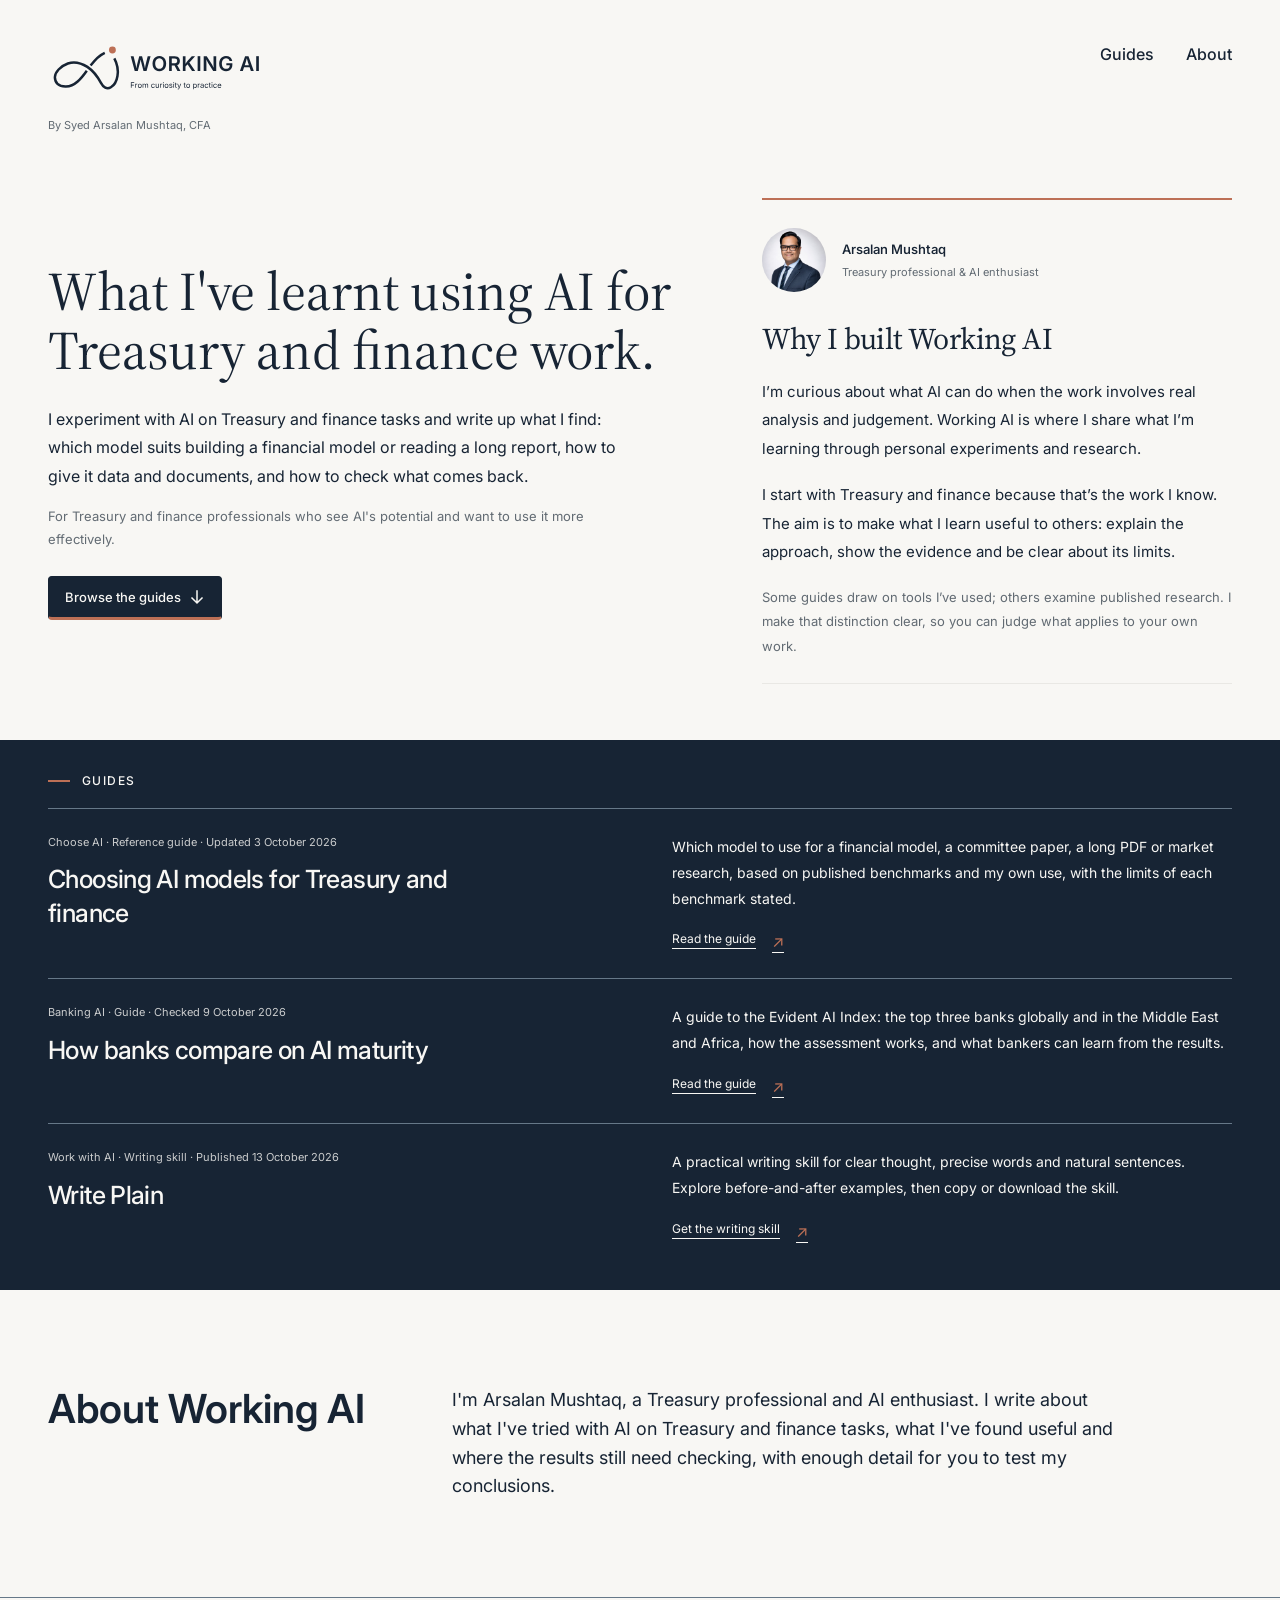
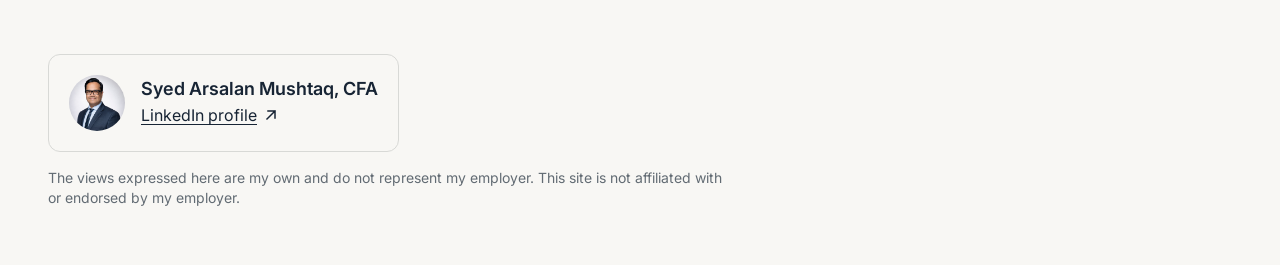
<file: index.html>
<!doctype html>
<html lang="en-GB">
<head>
<meta charset="utf-8">
<meta name="viewport" content="width=device-width,initial-scale=1">
<title>Working AI: Using AI in Treasury and finance</title>
<meta name="description" content="What I've learnt using AI on Treasury and finance tasks: which model suits which job, how to give it data and documents, and how to check the output.">
<link rel="canonical" href="https://workingai.si/">
<link rel="stylesheet" href="/home.css?v=261009-9">
<link rel="icon" type="image/svg+xml" href="/assets/working-ai-favicon-navy.svg">
</head>
<body>

<a class="skip" href="#main">Skip to content</a>

<header class="mast">
  <div class="wrap">
    <div>
      <a class="wordmark" href="/" aria-label="Working AI home"><img class="brand-logo-motto" src="/assets/working-ai-horizontal-motto-primary.svg" alt="Working AI — From curiosity to practice" width="240" height="62"></a>
      <div class="byline">By Syed Arsalan Mushtaq, CFA</div>
    </div>
    <nav class="nav" aria-label="Main">
      <a href="#guides">Guides</a>
      <a href="#about">About</a>
    </nav>
  </div>
</header>

<main id="main">
  <section class="hero hero-editorial"><div class="wrap"><div class="hero-row"><div class="hero-l"><h1 class="h1">What I've learnt using AI for Treasury and finance work.</h1><p class="lead">I experiment with AI on Treasury and finance tasks and write up what I find: which model suits building a financial model or reading a long report, how to give it data and documents, and how to check what comes back.</p><p class="lead2">For Treasury and finance professionals who see AI's potential and want to use it more effectively.</p><div class="btnrow"><a class="btn btn-navy" href="#guides">Browse the guides<svg width="16" height="16" viewBox="0 0 16 16" fill="none" stroke="currentColor" stroke-width="1.5" stroke-linecap="square" aria-hidden="true"><path d="M8 2v11M3 9l5 5 5-5"/></svg></a></div></div><aside class="hero-purpose" aria-labelledby="purpose-title"><div class="purpose-author"><img src="/assets/arsalan-portrait.png" alt="Arsalan Mushtaq" width="64" height="64"><div><p class="purpose-name">Arsalan Mushtaq</p><p class="purpose-role">Treasury professional &amp; AI enthusiast</p></div></div><h2 id="purpose-title">Why I built Working AI</h2><p>I’m curious about what AI can do when the work involves real analysis and judgement. Working AI is where I share what I’m learning through personal experiments and research.</p><p>I start with Treasury and finance because that’s the work I know. The aim is to make what I learn useful to others: explain the approach, show the evidence and be clear about its limits.</p><p class="purpose-close">Some guides draw on tools I’ve used; others examine published research. I make that distinction clear, so you can judge what applies to your own work.</p></aside></div></div></section>

<section class="home-guides" id="guides"><div class="wrap"><h2 class="section-label">Guides</h2><div class="guide-list"><article class="guide-row"><div class="guide-head"><p class="meta">Choose AI · Reference guide · Updated 3 October 2026</p><h3><a href="/ai-models-for-treasury-and-finance/">Choosing AI models for Treasury and finance</a></h3></div><div class="guide-copy"><p>Which model to use for a financial model, a committee paper, a long PDF or market research, based on published benchmarks and my own use, with the limits of each benchmark stated.</p><a class="read-link" href="/ai-models-for-treasury-and-finance/">Read the guide <span aria-hidden="true">↗</span></a></div></article><article class="guide-row"><div class="guide-head"><p class="meta">Banking AI · Guide · Checked 9 October 2026</p><h3><a href="/evident-banking-ai-index/">How banks compare on AI maturity</a></h3></div><div class="guide-copy"><p>A guide to the Evident AI Index: the top three banks globally and in the Middle East and Africa, how the assessment works, and what bankers can learn from the results.</p><a class="read-link" href="/evident-banking-ai-index/">Read the guide <span aria-hidden="true">↗</span></a></div></article><article class="guide-row"><div class="guide-head"><p class="meta">Work with AI · Writing skill · Published 13 October 2026</p><h3><a href="/write-plain/">Write Plain</a></h3></div><div class="guide-copy"><p>A practical writing skill for clear thought, precise words and natural sentences. Explore before-and-after examples, then copy or download the skill.</p><a class="read-link" href="/write-plain/">Get the writing skill <span aria-hidden="true">↗</span></a></div></article></div></div></section>

  <section class="about" id="about" aria-labelledby="about-title">
    <div class="wrap">
      <div class="about-row">
        <h2 class="sec-title about-t" id="about-title">About Working AI</h2>
        <div class="about-c">
          <p>I'm Arsalan Mushtaq, a Treasury professional and AI enthusiast. I write about what I've tried with AI on Treasury and finance tasks, what I've found useful and where the results still need checking, with enough detail for you to test my conclusions.</p>
        </div>
      </div>
    </div>
  </section>
</main>

<footer class="foot">
  <div class="wrap">
    <div class="author">
      <img class="ph" src="/assets/arsalan-portrait.png" loading="lazy" alt="Arsalan Mushtaq" width="56" height="56">
      <div class="author-t">
        <div class="a-name">Syed Arsalan Mushtaq, CFA</div>
        <a class="a-link" href="https://www.linkedin.com/in/arsalan-mushtaq/" target="_blank" rel="noopener noreferrer"><span>LinkedIn profile</span><svg width="16" height="16" viewBox="0 0 16 16" fill="none" stroke="currentColor" stroke-width="1.5" stroke-linecap="square" aria-hidden="true"><path d="M4 12L12 4M5 4h7v7"/></svg></a>
      </div>
    </div>
    <p class="disc">The views expressed here are my own and do not represent my employer. This site is not affiliated with or endorsed by my employer.</p>
  </div>
</footer>
</body>
</html>
</file>
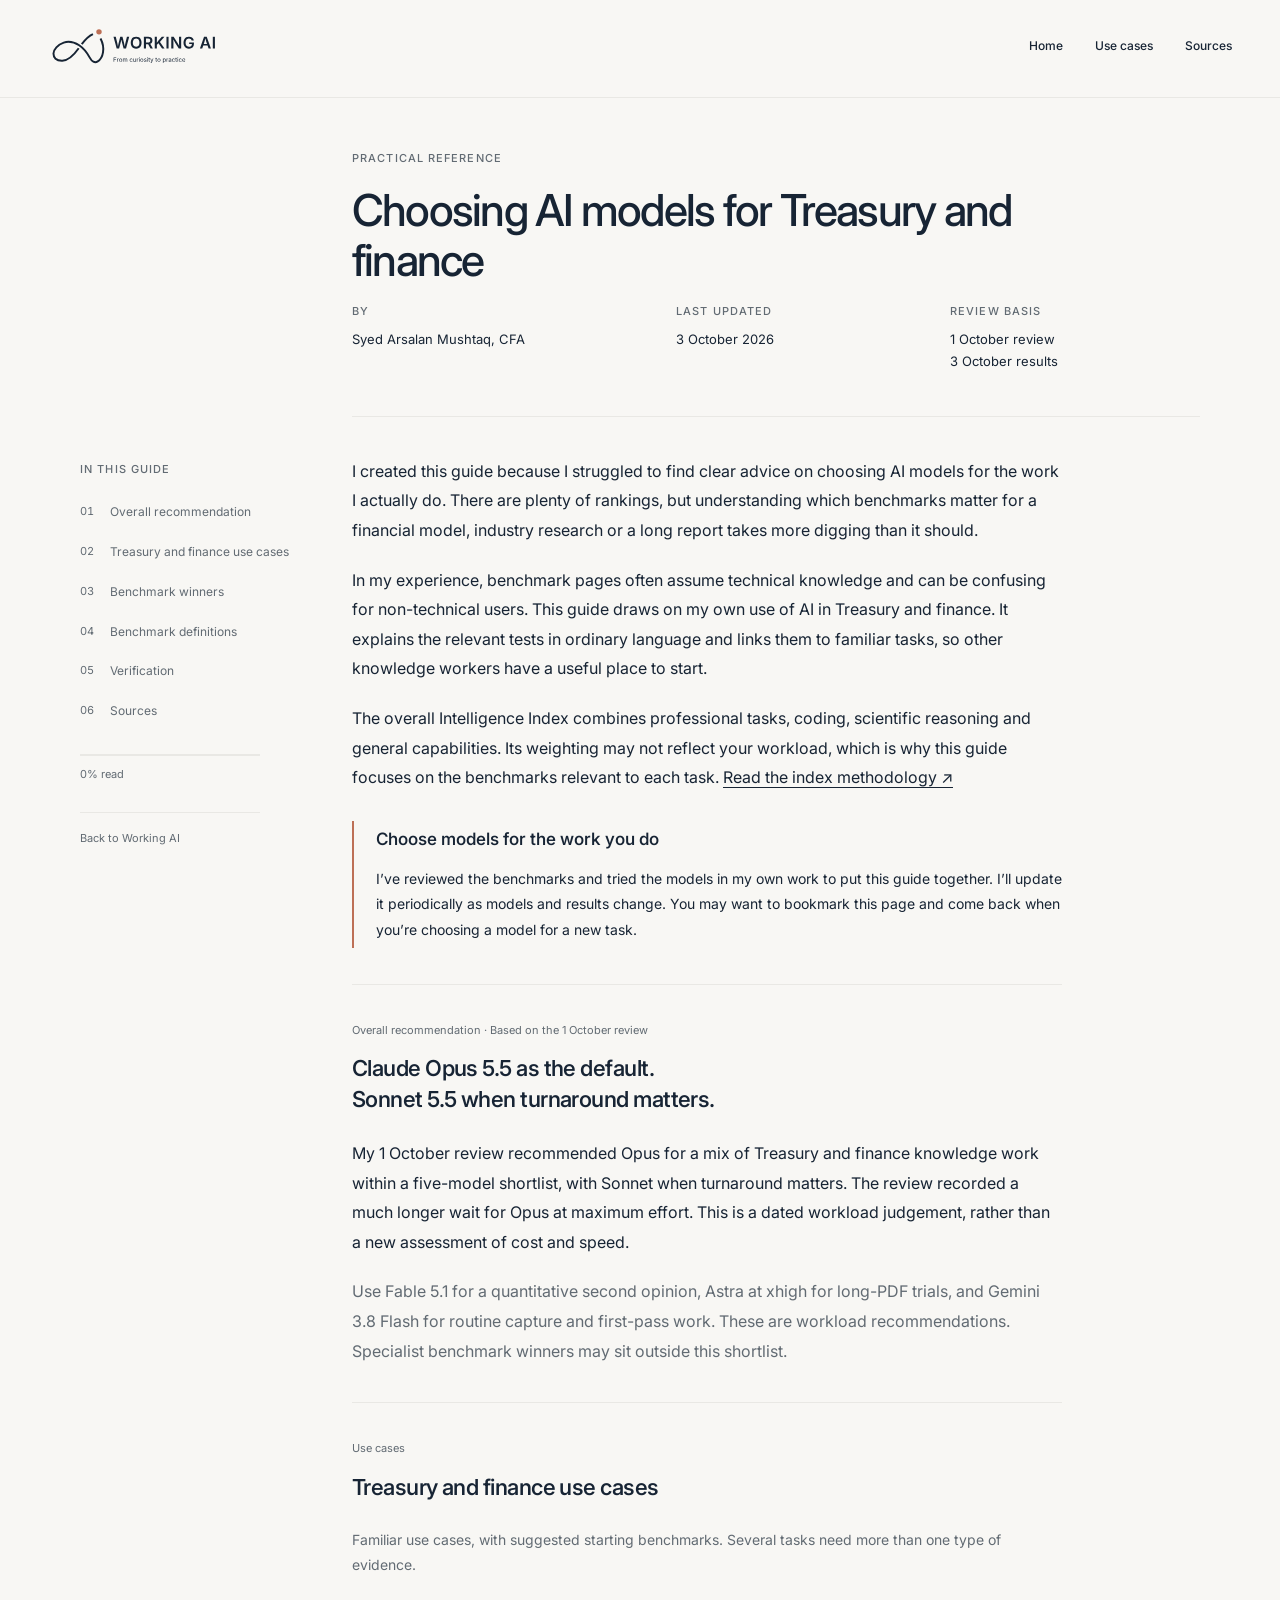
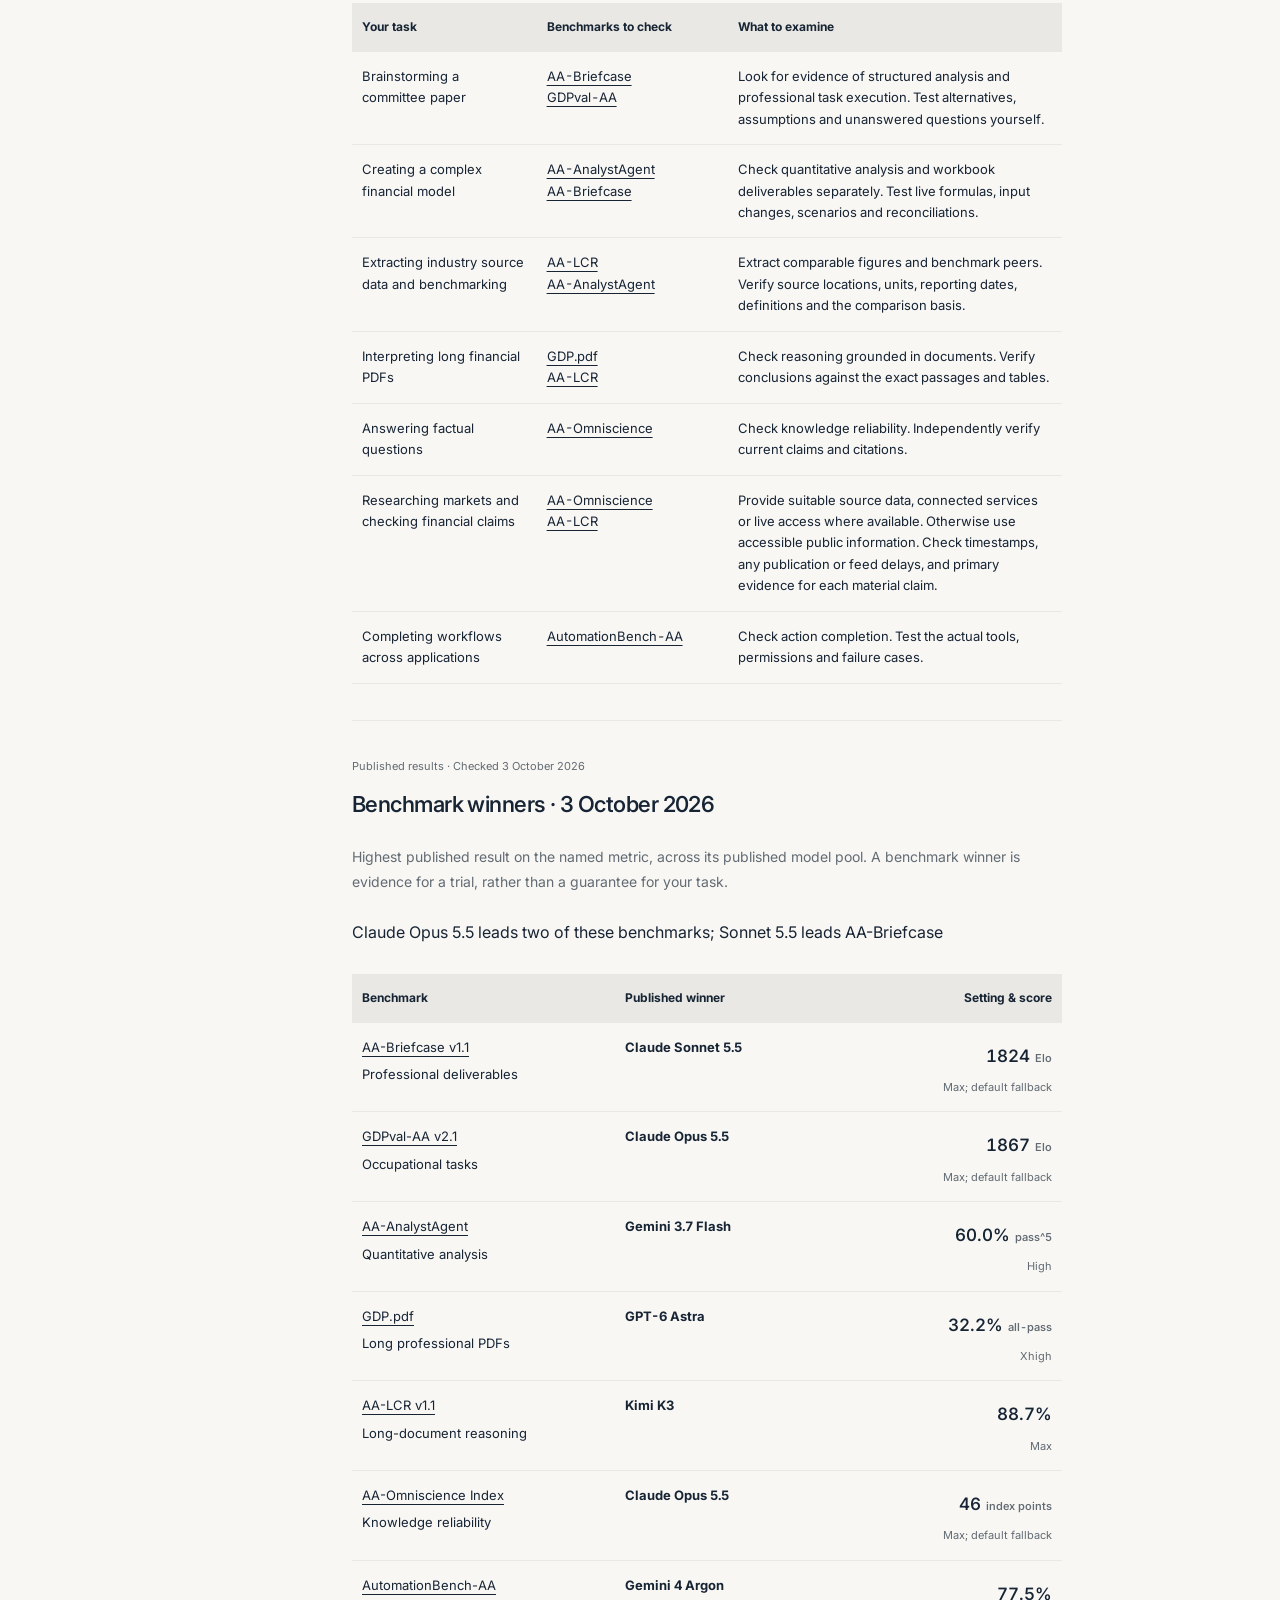
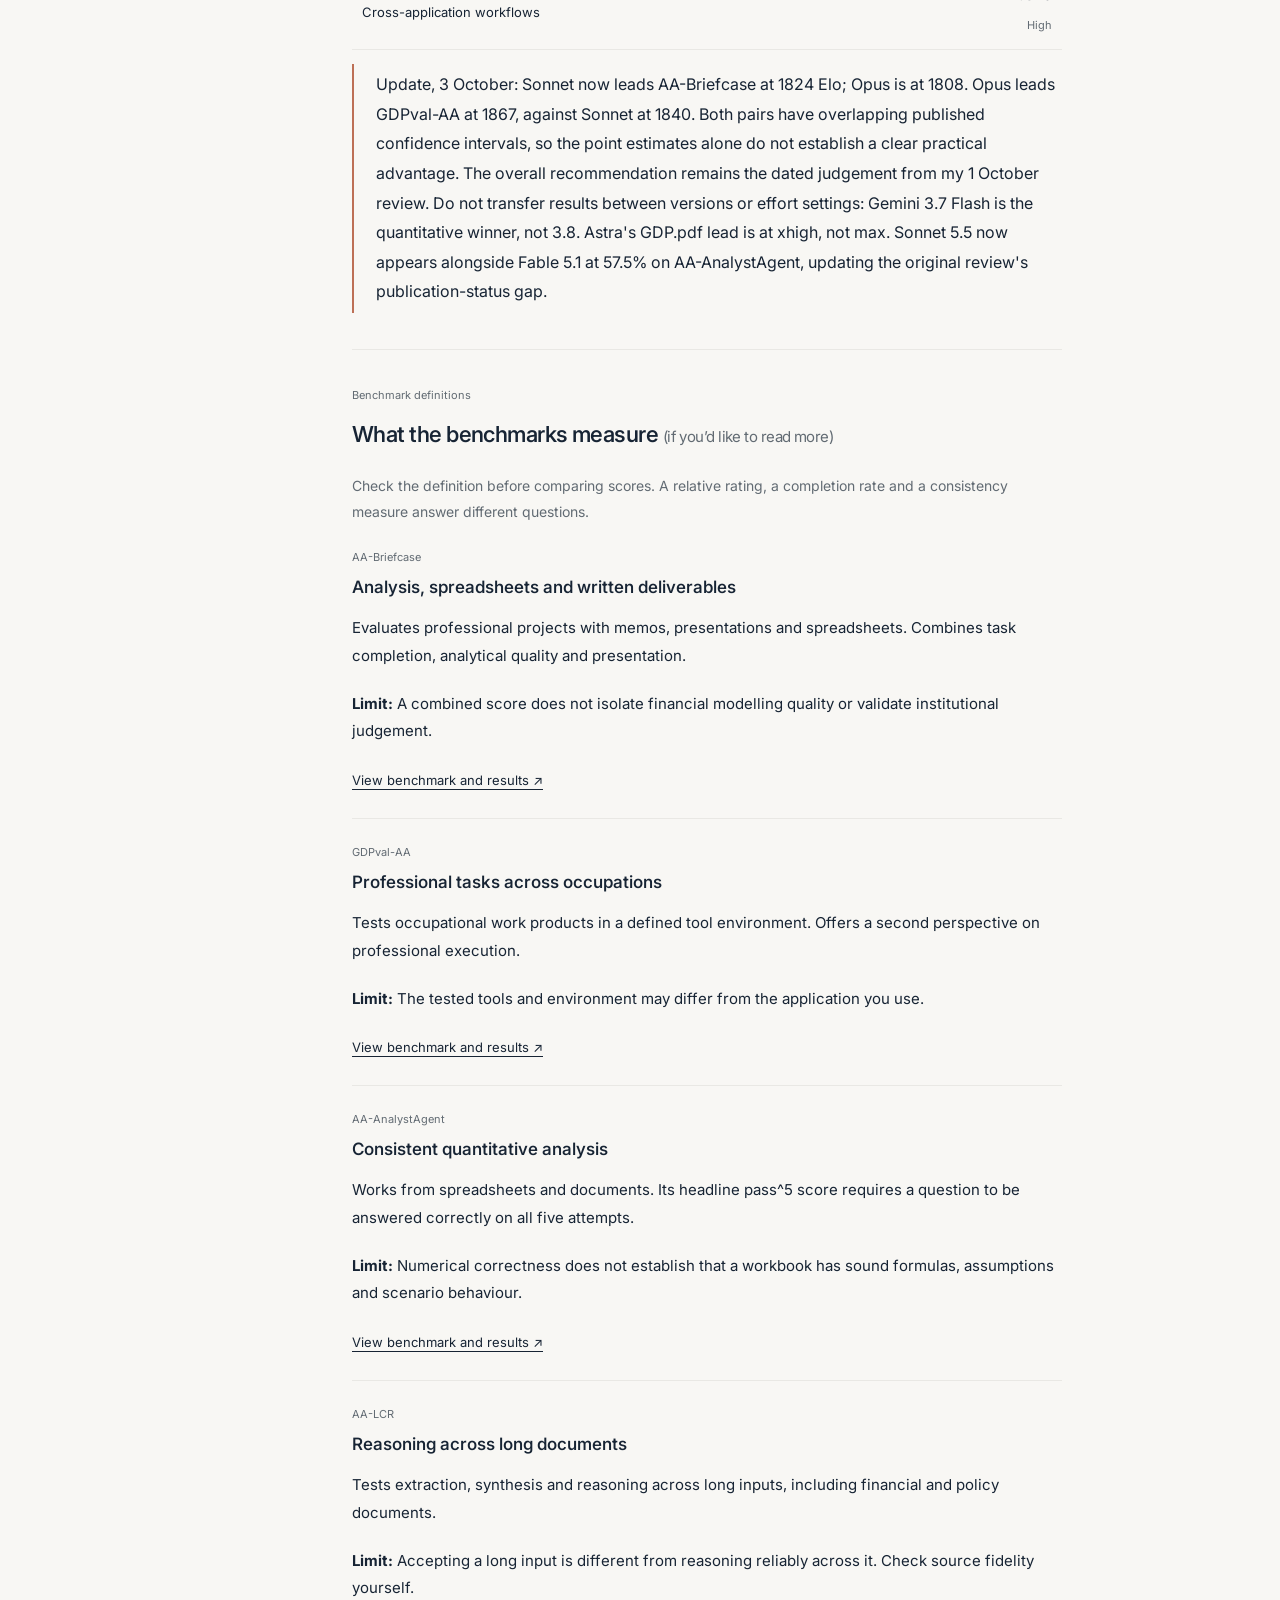
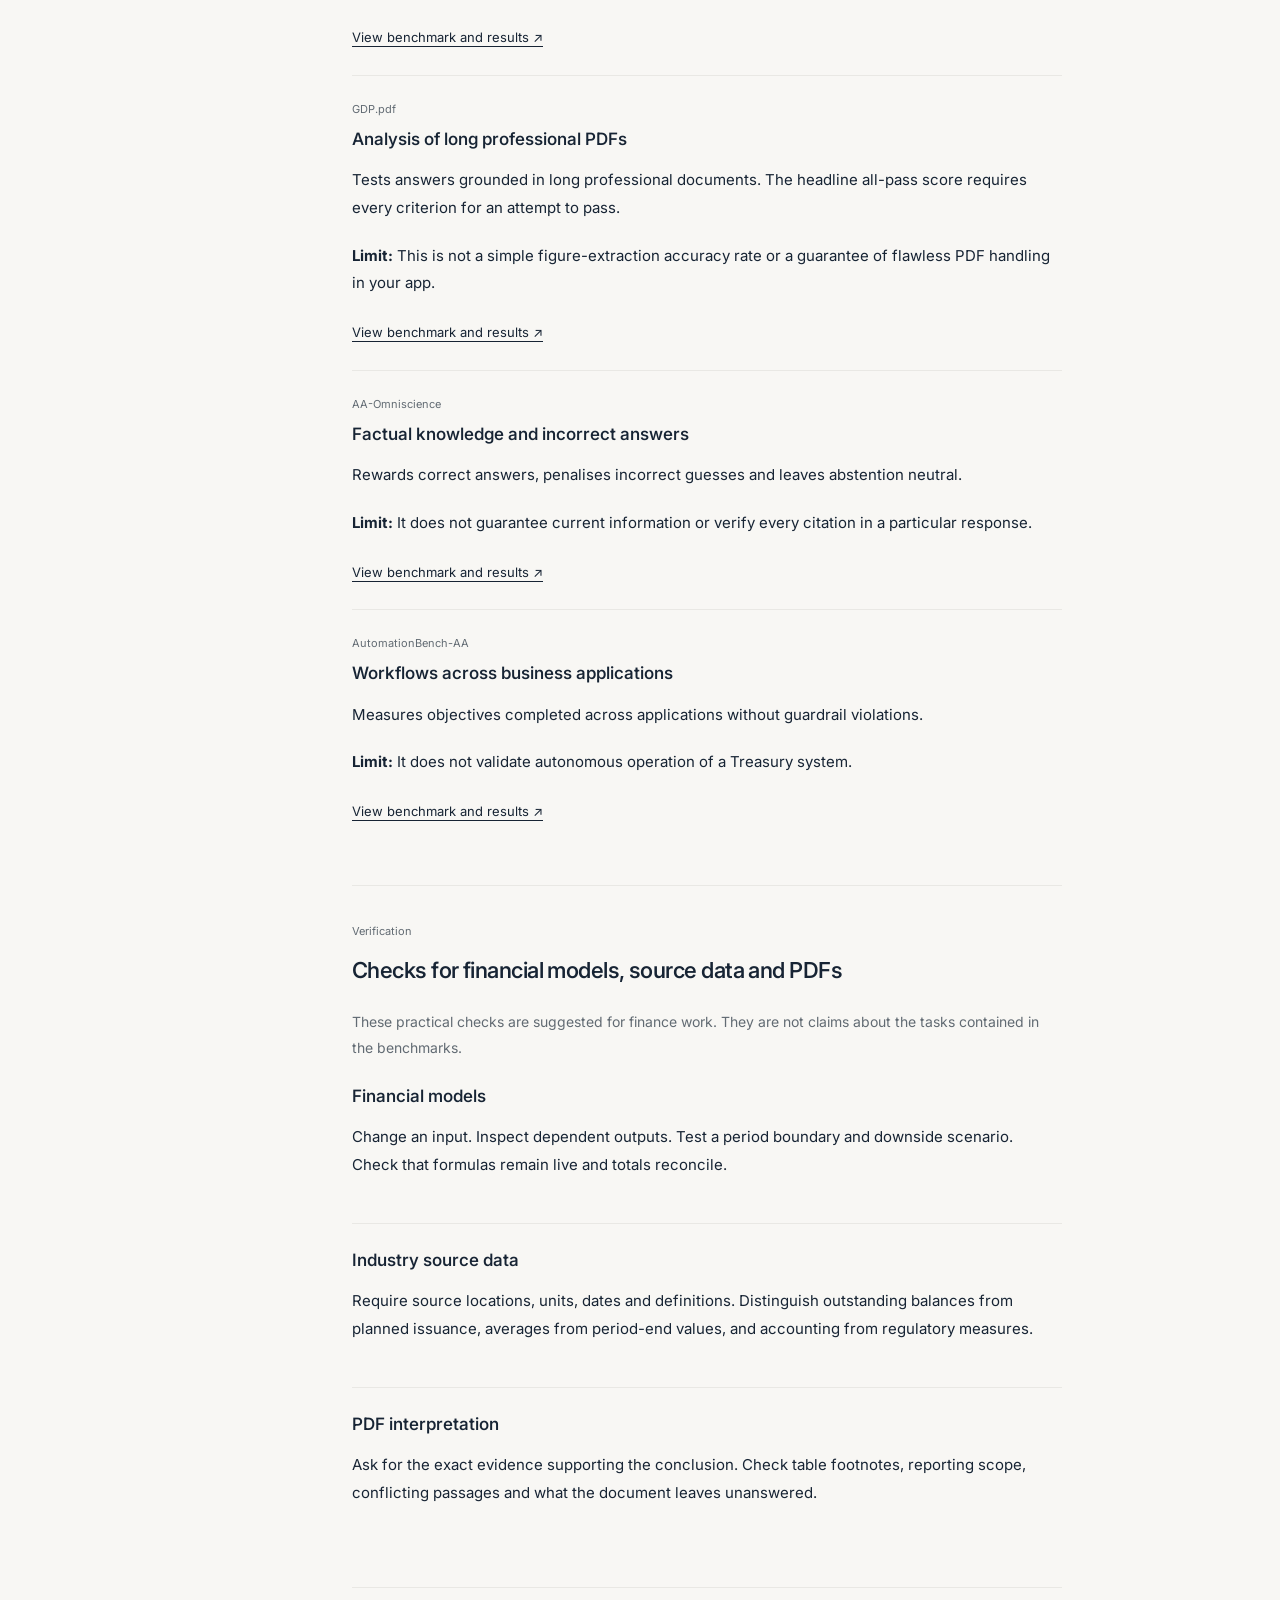
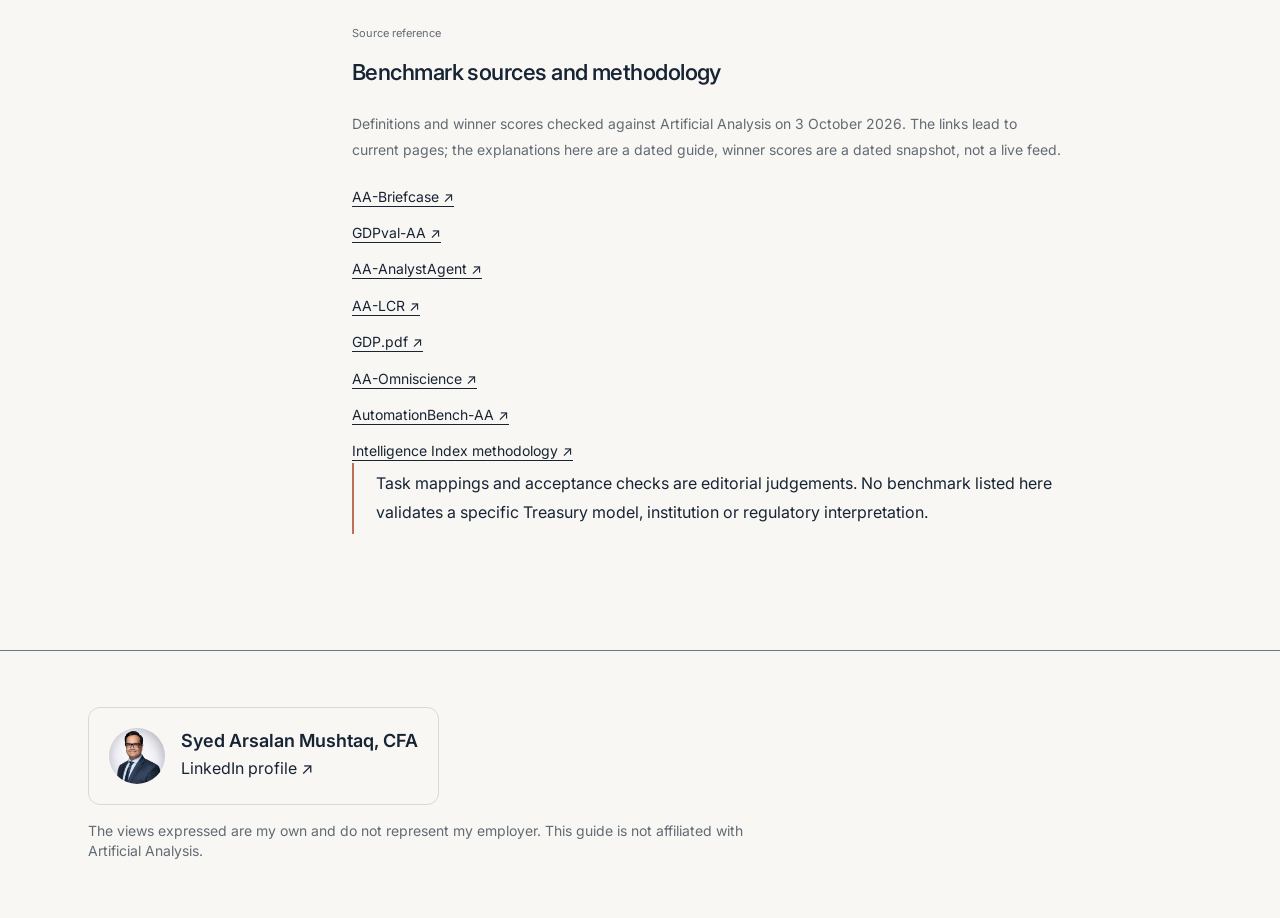
<file: ai-models-for-treasury-and-finance/index.html>
<!doctype html><html lang="en-GB"><head><meta charset="utf-8"><meta name="viewport" content="width=device-width,initial-scale=1"><title>Choosing AI models for Treasury and finance | Working AI</title><meta name="description" content="A practical task-to-benchmark guide for financial modelling, industry data extraction, long PDFs and knowledge work."><link rel="canonical" href="https://workingai.si/ai-models-for-treasury-and-finance/"><link rel="icon" href="/assets/working-ai-favicon-navy.svg"><link rel="stylesheet" href="/home.css"><link rel="stylesheet" href="/assets/working-ai-article.css?v=261009-4"></head><body class="models-guide"><a class="skip" href="#main">Skip to content</a><header class="mast"><div class="wrap"><div><a href="/" aria-label="Working AI home"><img src="/assets/working-ai-horizontal-motto-primary.svg" alt="Working AI — From curiosity to practice" width="240" height="62"></a><div class="byline">By Syed Arsalan Mushtaq, CFA</div></div><nav class="nav" aria-label="Main"><a href="/">Home</a><a href="#tasks">Use cases</a><a href="#sources">Sources</a></nav></div></header><main id="main" class="article-wrap"><div class="article-head"><p class="eyebrow">Practical reference</p><h1>Choosing AI models for Treasury and finance</h1><dl class="article-meta"><div><dt>By</dt><dd>Syed Arsalan Mushtaq, CFA</dd></div><div><dt>Last updated</dt><dd><time datetime="2026-10-03">3 October 2026</time></dd></div><div><dt>Review basis</dt><dd><span>1 October review</span><br><span>3 October results</span></dd></div></dl></div><div class="article-layout"><aside class="contents"><nav aria-label="Article contents"><p class="rail-label">In this guide</p><a href="#recommendation"><span>01</span> Overall recommendation</a><a href="#tasks"><span>02</span> Treasury and finance use cases</a><a href="#winners"><span>03</span> Benchmark winners</a><a href="#benchmarks"><span>04</span> Benchmark definitions</a><a href="#checks"><span>05</span> Verification</a><a href="#sources"><span>06</span> Sources</a></nav><div class="reading-progress"><div class="progress-track" aria-hidden="true"><span id="progress-fill"></span></div><p><span id="progress-label">0</span>% read</p></div><a class="back-home" href="/">Back to Working AI</a></aside><div class="article-body"><div class="reading"><p class="intro">I created this guide because I struggled to find clear advice on choosing AI models for the work I actually do. There are plenty of rankings, but understanding which benchmarks matter for a financial model, industry research or a long report takes more digging than it should.</p><p class="intro">In my experience, benchmark pages often assume technical knowledge and can be confusing for non-technical users. This guide draws on my own use of AI in Treasury and finance. It explains the relevant tests in ordinary language and links them to familiar tasks, so other knowledge workers have a useful place to start.</p><p class="intro">The overall Intelligence Index combines professional tasks, coding, scientific reasoning and general capabilities. Its weighting may not reflect your workload, which is why this guide focuses on the benchmarks relevant to each task. <a href="https://artificialanalysis.ai/methodology/intelligence-benchmarking">Read the index methodology ↗</a></p><aside class="note"><h3>Choose models for the work you do</h3><p>I’ve reviewed the benchmarks and tried the models in my own work to put this guide together. I’ll update it periodically as models and results change. You may want to bookmark this page and come back when you’re choosing a model for a new task.</p></aside></div><section class="reading" aria-labelledby="recommendation"><span class="meta">Overall recommendation · Based on the 1 October review</span><h2 id="recommendation"><span class="accent">Claude Opus 5.5 as the default.</span><br><span class="slate">Sonnet 5.5 when turnaround matters.</span></h2><div class="recommendation-copy"><p>My 1 October review recommended Opus for a mix of Treasury and finance knowledge work within a five-model shortlist, with Sonnet when turnaround matters. The review recorded a much longer wait for Opus at maximum effort. This is a dated workload judgement, rather than a new assessment of cost and speed.</p><p class="secondary">Use Fable 5.1 for a quantitative second opinion, Astra at xhigh for long-PDF trials, and Gemini 3.8 Flash for routine capture and first-pass work. These are workload recommendations. Specialist benchmark winners may sit outside this shortlist.</p></div></section><section class="reading" id="tasks"><div class="section-head"><div><span class="num">Use cases</span><h2>Treasury and finance use cases</h2></div><p>Familiar use cases, with suggested starting benchmarks. Several tasks need more than one type of evidence.</p></div><div class="table-scroll"><table><thead><tr><th scope="col">Your task</th><th scope="col">Benchmarks to check</th><th scope="col">What to examine</th></tr></thead><tbody><tr><td>Brainstorming a committee paper</td><td><a href="https://artificialanalysis.ai/evaluations/aa-briefcase">AA-Briefcase</a><br><a href="https://artificialanalysis.ai/evaluations/gdpval-aa">GDPval-AA</a></td><td>Look for evidence of structured analysis and professional task execution. Test alternatives, assumptions and unanswered questions yourself.</td></tr><tr><td>Creating a complex financial model</td><td><a href="https://artificialanalysis.ai/evaluations/aa-analyst-agent">AA-AnalystAgent</a><br><a href="https://artificialanalysis.ai/evaluations/aa-briefcase">AA-Briefcase</a></td><td>Check quantitative analysis and workbook deliverables separately. Test live formulas, input changes, scenarios and reconciliations.</td></tr><tr><td>Extracting industry source data and benchmarking</td><td><a href="https://artificialanalysis.ai/evaluations/artificial-analysis-long-context-reasoning">AA-LCR</a><br><a href="https://artificialanalysis.ai/evaluations/aa-analyst-agent">AA-AnalystAgent</a></td><td>Extract comparable figures and benchmark peers. Verify source locations, units, reporting dates, definitions and the comparison basis.</td></tr><tr><td>Interpreting long financial PDFs</td><td><a href="https://artificialanalysis.ai/evaluations/gdp-pdf">GDP.pdf</a><br><a href="https://artificialanalysis.ai/evaluations/artificial-analysis-long-context-reasoning">AA-LCR</a></td><td>Check reasoning grounded in documents. Verify conclusions against the exact passages and tables.</td></tr><tr><td>Answering factual questions</td><td><a href="https://artificialanalysis.ai/evaluations/omniscience">AA-Omniscience</a></td><td>Check knowledge reliability. Independently verify current claims and citations.</td></tr><tr><td>Researching markets and checking financial claims</td><td><a href="https://artificialanalysis.ai/evaluations/omniscience">AA-Omniscience</a><br><a href="https://artificialanalysis.ai/evaluations/artificial-analysis-long-context-reasoning">AA-LCR</a></td><td>Provide suitable source data, connected services or live access where available. Otherwise use accessible public information. Check timestamps, any publication or feed delays, and primary evidence for each material claim.</td></tr><tr><td>Completing workflows across applications</td><td><a href="https://artificialanalysis.ai/evaluations/automationbench-aa">AutomationBench-AA</a></td><td>Check action completion. Test the actual tools, permissions and failure cases.</td></tr></tbody></table></div></section><section id="winners" class="reading"><div class="section-head"><div><span class="num">Published results · Checked 3 October 2026</span><h2>Benchmark winners · 3 October 2026</h2></div><p>Highest published result on the named metric, across its published model pool. A benchmark winner is evidence for a trial, rather than a guarantee for your task.</p></div><p class="winner-key">Claude Opus 5.5 leads two of these benchmarks; Sonnet 5.5 leads AA-Briefcase</p><div class="table-scroll"><table class="winner-table"><thead><tr><th scope="col">Benchmark</th><th scope="col">Published winner</th><th scope="col">Setting &amp; score</th></tr></thead><tbody><tr class="sonnet-win"><td><a href="https://artificialanalysis.ai/evaluations/aa-briefcase">AA-Briefcase v1.1</a><p>Professional deliverables</p></td><td><strong><span class="winner-dot" aria-hidden="true"></span>Claude Sonnet 5.5</strong></td><td><p class="score">1824 <span class="metric">Elo</span></p><span class="setting">Max; default fallback</span></td></tr><tr class="opus-win"><td><a href="https://artificialanalysis.ai/evaluations/gdpval-aa">GDPval-AA v2.1</a><p>Occupational tasks</p></td><td><strong><span class="winner-dot" aria-hidden="true"></span>Claude Opus 5.5</strong></td><td><p class="score">1867 <span class="metric">Elo</span></p><span class="setting">Max; default fallback</span></td></tr><tr><td><a href="https://artificialanalysis.ai/evaluations/aa-analyst-agent">AA-AnalystAgent</a><p>Quantitative analysis</p></td><td><strong>Gemini 3.7 Flash</strong></td><td><p class="score">60.0% <span class="metric">pass^5</span></p><span class="setting">High</span></td></tr><tr><td><a href="https://artificialanalysis.ai/evaluations/gdp-pdf">GDP.pdf</a><p>Long professional PDFs</p></td><td><strong>GPT-6 Astra</strong></td><td><p class="score">32.2% <span class="metric">all-pass</span></p><span class="setting">Xhigh</span></td></tr><tr><td><a href="https://artificialanalysis.ai/evaluations/artificial-analysis-long-context-reasoning">AA-LCR v1.1</a><p>Long-document reasoning</p></td><td><strong>Kimi K3</strong></td><td><p class="score">88.7%</p><span class="setting">Max</span></td></tr><tr class="opus-win"><td><a href="https://artificialanalysis.ai/evaluations/omniscience">AA-Omniscience Index</a><p>Knowledge reliability</p></td><td><strong><span class="winner-dot" aria-hidden="true"></span>Claude Opus 5.5</strong></td><td><p class="score">46 <span class="metric">index points</span></p><span class="setting">Max; default fallback</span></td></tr><tr><td><a href="https://artificialanalysis.ai/evaluations/automationbench-aa">AutomationBench-AA</a><p>Cross-application workflows</p></td><td><strong>Gemini 4 Argon</strong></td><td><p class="score">77.5%</p><span class="setting">High</span></td></tr></tbody></table></div><p class="note">Update, 3 October: Sonnet now leads AA-Briefcase at 1824 Elo; Opus is at 1808. Opus leads GDPval-AA at 1867, against Sonnet at 1840. Both pairs have overlapping published confidence intervals, so the point estimates alone do not establish a clear practical advantage. The overall recommendation remains the dated judgement from my 1 October review. Do not transfer results between versions or effort settings: Gemini 3.7 Flash is the quantitative winner, not 3.8. Astra's GDP.pdf lead is at xhigh, not max. Sonnet 5.5 now appears alongside Fable 5.1 at 57.5% on AA-AnalystAgent, updating the original review's publication-status gap.</p></section><section class="reading" id="benchmarks"><div class="section-head"><div><span class="num">Benchmark definitions</span><h2>What the benchmarks measure <span class="reading-note">(if you’d like to read more)</span></h2></div><p>Check the definition before comparing scores. A relative rating, a completion rate and a consistency measure answer different questions.</p></div><div class="guide-grid"><article class="entry"><span class="meta">AA-Briefcase</span><h3>Analysis, spreadsheets and written deliverables</h3><p>Evaluates professional projects with memos, presentations and spreadsheets. Combines task completion, analytical quality and presentation.</p><p class="limit"><strong>Limit:</strong> A combined score does not isolate financial modelling quality or validate institutional judgement.</p><a href="https://artificialanalysis.ai/evaluations/aa-briefcase">View benchmark and results <span aria-hidden="true">↗</span></a></article><article class="entry"><span class="meta">GDPval-AA</span><h3>Professional tasks across occupations</h3><p>Tests occupational work products in a defined tool environment. Offers a second perspective on professional execution.</p><p class="limit"><strong>Limit:</strong> The tested tools and environment may differ from the application you use.</p><a href="https://artificialanalysis.ai/evaluations/gdpval-aa">View benchmark and results <span aria-hidden="true">↗</span></a></article><article class="entry"><span class="meta">AA-AnalystAgent</span><h3>Consistent quantitative analysis</h3><p>Works from spreadsheets and documents. Its headline pass^5 score requires a question to be answered correctly on all five attempts.</p><p class="limit"><strong>Limit:</strong> Numerical correctness does not establish that a workbook has sound formulas, assumptions and scenario behaviour.</p><a href="https://artificialanalysis.ai/evaluations/aa-analyst-agent">View benchmark and results <span aria-hidden="true">↗</span></a></article><article class="entry"><span class="meta">AA-LCR</span><h3>Reasoning across long documents</h3><p>Tests extraction, synthesis and reasoning across long inputs, including financial and policy documents.</p><p class="limit"><strong>Limit:</strong> Accepting a long input is different from reasoning reliably across it. Check source fidelity yourself.</p><a href="https://artificialanalysis.ai/evaluations/artificial-analysis-long-context-reasoning">View benchmark and results <span aria-hidden="true">↗</span></a></article><article class="entry"><span class="meta">GDP.pdf</span><h3>Analysis of long professional PDFs</h3><p>Tests answers grounded in long professional documents. The headline all-pass score requires every criterion for an attempt to pass.</p><p class="limit"><strong>Limit:</strong> This is not a simple figure-extraction accuracy rate or a guarantee of flawless PDF handling in your app.</p><a href="https://artificialanalysis.ai/evaluations/gdp-pdf">View benchmark and results <span aria-hidden="true">↗</span></a></article><article class="entry"><span class="meta">AA-Omniscience</span><h3>Factual knowledge and incorrect answers</h3><p>Rewards correct answers, penalises incorrect guesses and leaves abstention neutral.</p><p class="limit"><strong>Limit:</strong> It does not guarantee current information or verify every citation in a particular response.</p><a href="https://artificialanalysis.ai/evaluations/omniscience">View benchmark and results <span aria-hidden="true">↗</span></a></article><article class="entry"><span class="meta">AutomationBench-AA</span><h3>Workflows across business applications</h3><p>Measures objectives completed across applications without guardrail violations.</p><p class="limit"><strong>Limit:</strong> It does not validate autonomous operation of a Treasury system.</p><a href="https://artificialanalysis.ai/evaluations/automationbench-aa">View benchmark and results <span aria-hidden="true">↗</span></a></article></div></section><section class="reading" id="checks"><div class="section-head"><div><span class="num">Verification</span><h2>Checks for financial models, source data and PDFs</h2></div><p>These practical checks are suggested for finance work. They are not claims about the tasks contained in the benchmarks.</p></div><div class="checks"><div class="check"><h3>Financial models</h3><p>Change an input. Inspect dependent outputs. Test a period boundary and downside scenario. Check that formulas remain live and totals reconcile.</p></div><div class="check"><h3>Industry source data</h3><p>Require source locations, units, dates and definitions. Distinguish outstanding balances from planned issuance, averages from period-end values, and accounting from regulatory measures.</p></div><div class="check"><h3>PDF interpretation</h3><p>Ask for the exact evidence supporting the conclusion. Check table footnotes, reporting scope, conflicting passages and what the document leaves unanswered.</p></div></div></section><section id="sources" class="reading"><div class="section-head"><div><span class="num">Source reference</span><h2>Benchmark sources and methodology</h2></div><p>Definitions and winner scores checked against Artificial Analysis on 3 October 2026. The links lead to current pages; the explanations here are a dated guide, winner scores are a dated snapshot, not a live feed.</p></div><div class="sources"><a href="https://artificialanalysis.ai/evaluations/aa-briefcase">AA-Briefcase <span aria-hidden="true">↗</span></a><a href="https://artificialanalysis.ai/evaluations/gdpval-aa">GDPval-AA <span aria-hidden="true">↗</span></a><a href="https://artificialanalysis.ai/evaluations/aa-analyst-agent">AA-AnalystAgent <span aria-hidden="true">↗</span></a><a href="https://artificialanalysis.ai/evaluations/artificial-analysis-long-context-reasoning">AA-LCR <span aria-hidden="true">↗</span></a><a href="https://artificialanalysis.ai/evaluations/gdp-pdf">GDP.pdf <span aria-hidden="true">↗</span></a><a href="https://artificialanalysis.ai/evaluations/omniscience">AA-Omniscience <span aria-hidden="true">↗</span></a><a href="https://artificialanalysis.ai/evaluations/automationbench-aa">AutomationBench-AA <span aria-hidden="true">↗</span></a><a href="https://artificialanalysis.ai/methodology/intelligence-benchmarking">Intelligence Index methodology <span aria-hidden="true">↗</span></a></div><p class="note">Task mappings and acceptance checks are editorial judgements. No benchmark listed here validates a specific Treasury model, institution or regulatory interpretation.</p></section></div></div></main><footer class="foot"><div class="wrap"><div class="author"><img class="ph" src="/assets/arsalan-portrait.png" width="56" height="56" alt="Arsalan Mushtaq" loading="lazy"><div class="author-t"><div class="a-name">Syed Arsalan Mushtaq, CFA</div><a class="a-link" href="https://www.linkedin.com/in/arsalan-mushtaq/">LinkedIn profile ↗</a></div></div><p class="disc">The views expressed are my own and do not represent my employer. This guide is not affiliated with Artificial Analysis.</p></div></footer><script src="/assets/working-ai-article.js?v=261009-4" defer></script></body></html>
</file>
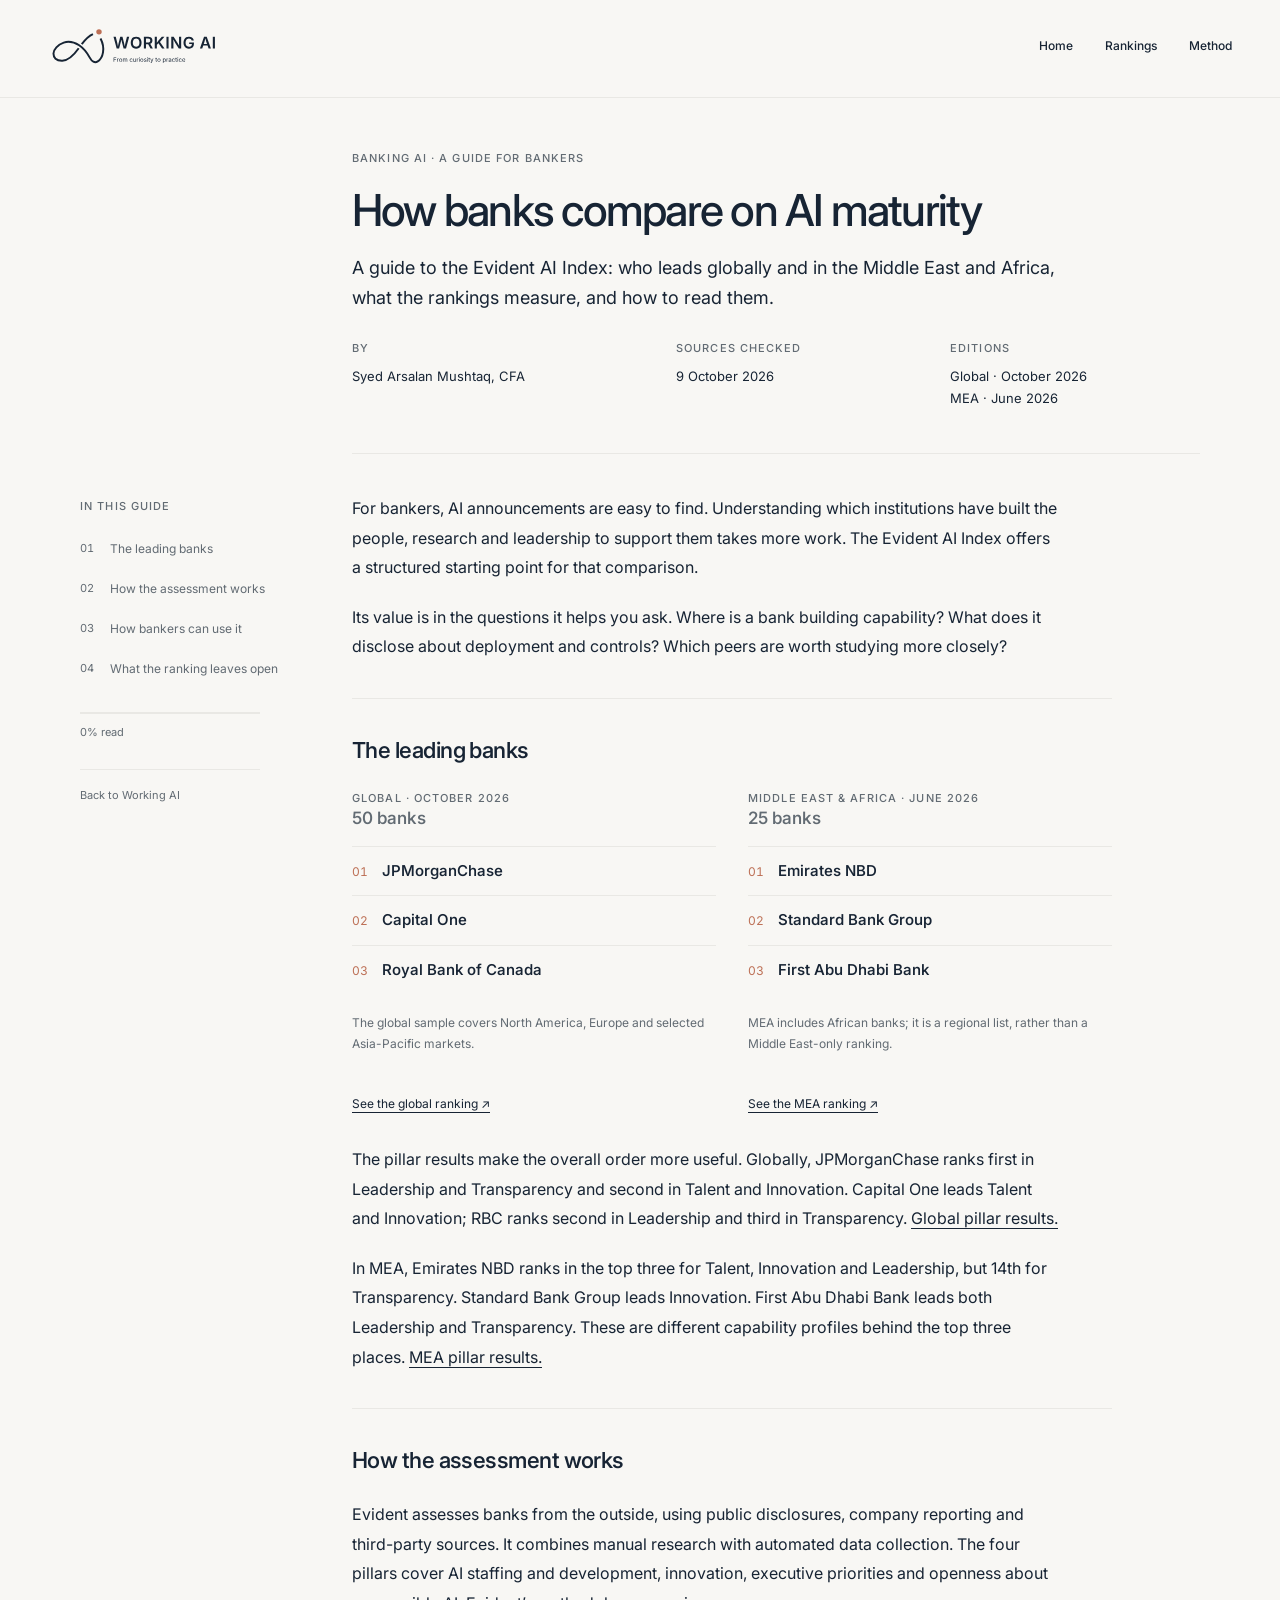
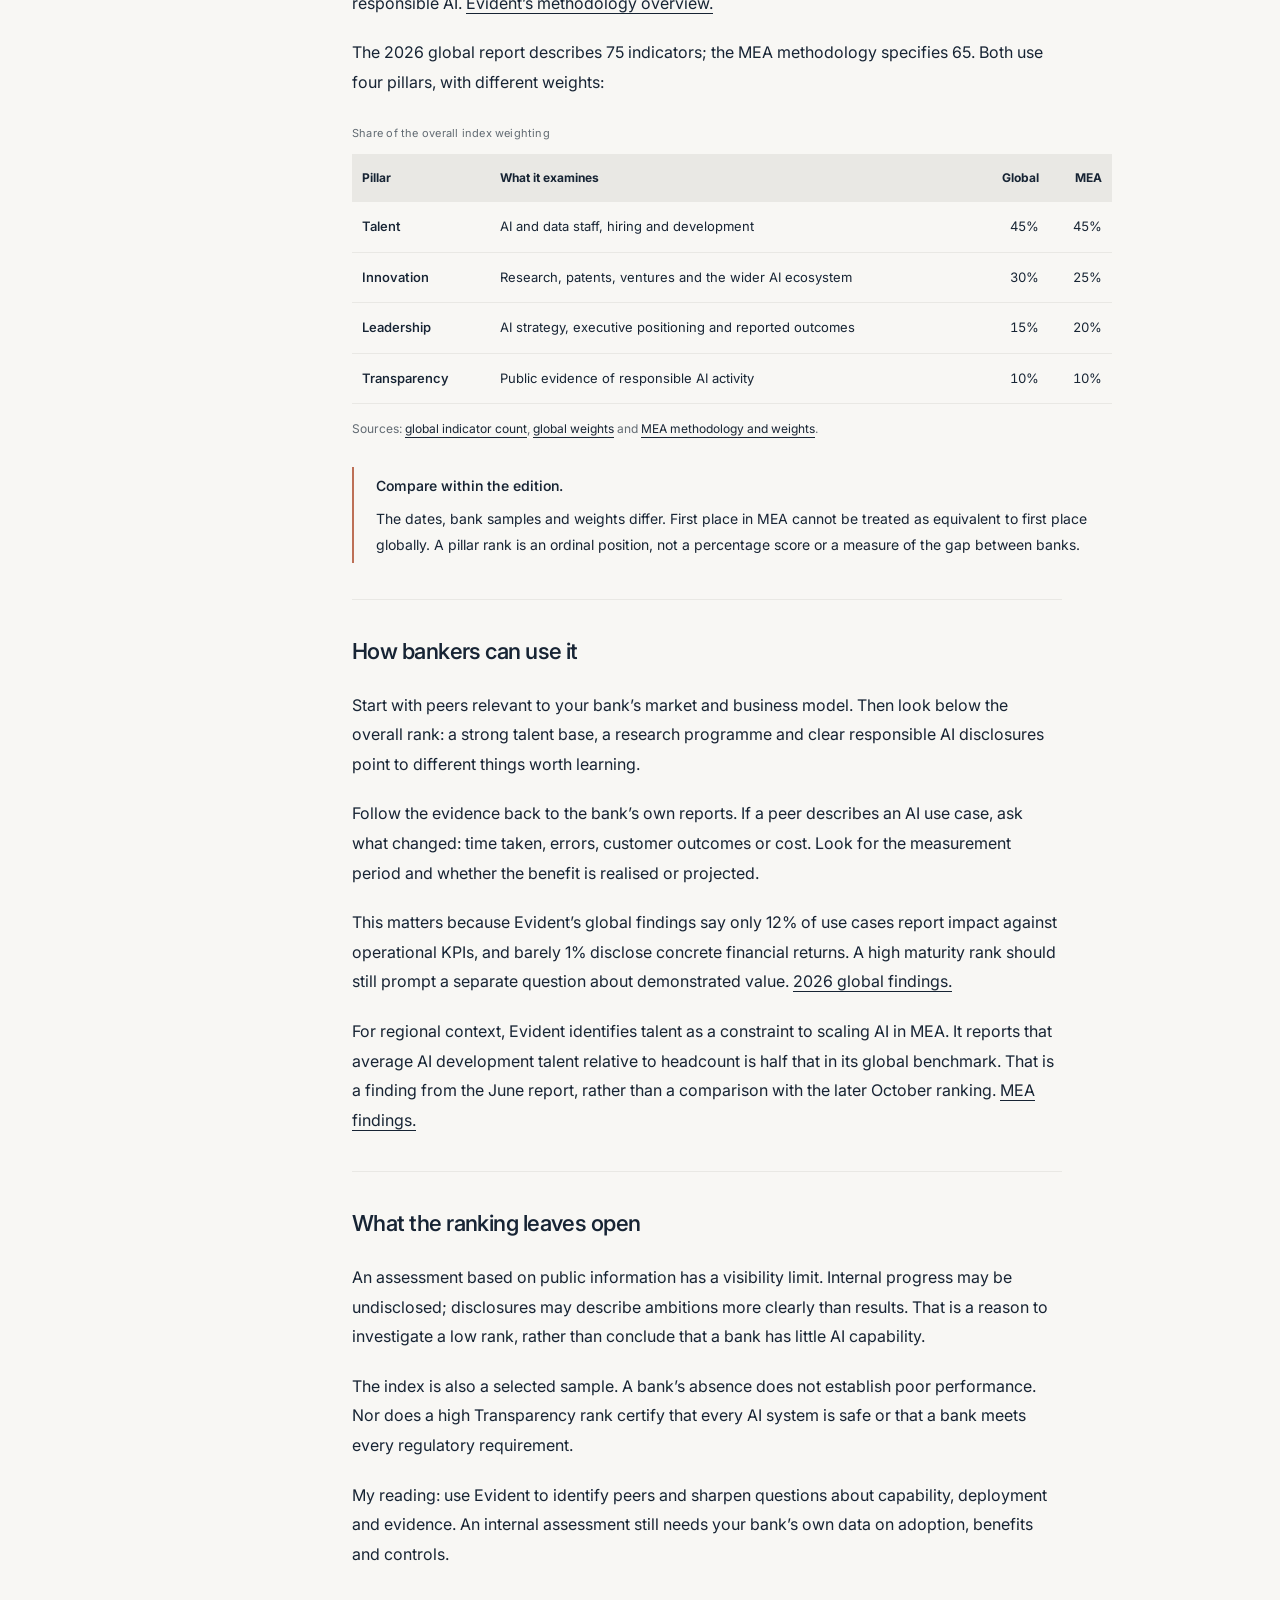
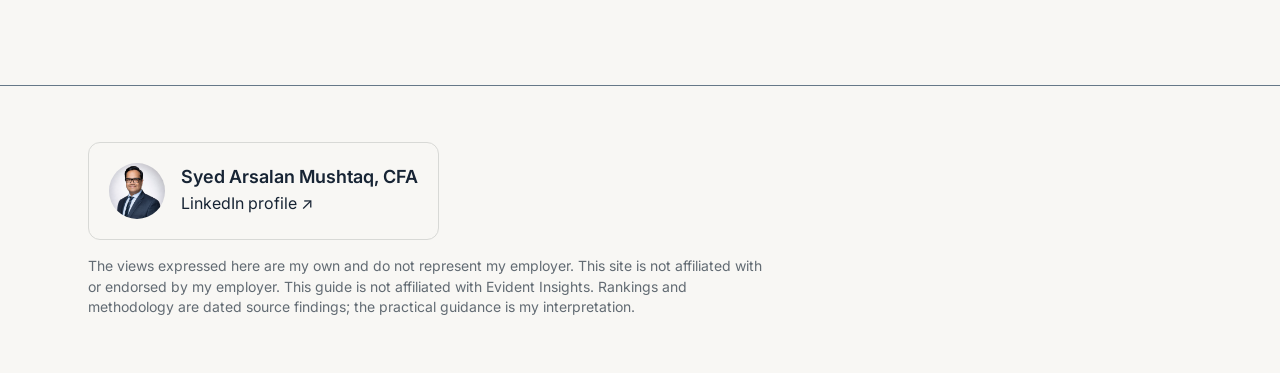
<file: evident-banking-ai-index/index.html>
<!doctype html>
<html lang="en-GB"><head><meta charset="utf-8"><meta name="viewport" content="width=device-width,initial-scale=1"><title>How to read the Evident Banking AI Index | Working AI</title><meta name="description" content="A guide for bankers to Evident’s global and MEA AI rankings: the leading banks, methodology and how to use the results."><link rel="canonical" href="https://workingai.si/evident-banking-ai-index/"><link rel="icon" href="/assets/working-ai-favicon-navy.svg"><link rel="stylesheet" href="/home.css"><link rel="stylesheet" href="/assets/working-ai-article.css?v=261009-4"></head><body><a class="skip" href="#main">Skip to content</a>
<header class="mast"><div class="wrap"><div><a href="/" aria-label="Working AI home"><img src="/assets/working-ai-horizontal-motto-primary.svg" alt="Working AI — From curiosity to practice" width="240" height="62"></a><div class="byline">By Syed Arsalan Mushtaq, CFA</div></div><nav class="nav" aria-label="Main"><a href="/">Home</a><a href="#results">Rankings</a><a href="#method">Method</a></nav></div></header>
<main id="main" class="article-wrap"><div class="article-head"><p class="eyebrow">Banking AI · A guide for bankers</p><h1>How banks compare on AI maturity</h1><p class="standfirst">A guide to the Evident AI Index: who leads globally and in the Middle East and Africa, what the rankings measure, and how to read them.</p><dl class="article-meta"><div><dt>By</dt><dd>Syed Arsalan Mushtaq, CFA</dd></div><div><dt>Sources checked</dt><dd><time datetime="2026-10-09">9 October 2026</time></dd></div><div><dt>Editions</dt><dd><span>Global · October 2026</span><br><span>MEA · June 2026</span></dd></div></dl></div>
<div class="article-layout"><aside class="contents"><nav aria-label="Article contents"><p class="rail-label">In this guide</p><a href="#results"><span>01</span> The leading banks</a><a href="#method"><span>02</span> How the assessment works</a><a href="#using"><span>03</span> How bankers can use it</a><a href="#limits"><span>04</span> What the ranking leaves open</a></nav><div class="reading-progress"><div class="progress-track" aria-hidden="true"><span id="progress-fill"></span></div><p><span id="progress-label">0</span>% read</p></div><a class="back-home" href="/">Back to Working AI</a></aside><div class="article-body">
<div class="reading"><p>For bankers, AI announcements are easy to find. Understanding which institutions have built the people, research and leadership to support them takes more work. The Evident AI Index offers a structured starting point for that comparison.</p><p>Its value is in the questions it helps you ask. Where is a bank building capability? What does it disclose about deployment and controls? Which peers are worth studying more closely?</p></div>
<section id="results"><h2>The leading banks</h2><div class="rank-grid"><article class="rank-panel"><p class="eyebrow">Global · October 2026</p><h3>50 banks</h3><ol><li><strong>JPMorganChase</strong></li><li><strong>Capital One</strong></li><li><strong>Royal Bank of Canada</strong></li></ol><p class="small">The global sample covers North America, Europe and selected Asia-Pacific markets.</p><a href="https://evidentinsights.com/ai-index">See the global ranking ↗</a></article><article class="rank-panel"><p class="eyebrow">Middle East &amp; Africa · June 2026</p><h3>25 banks</h3><ol><li><strong>Emirates NBD</strong></li><li><strong>Standard Bank Group</strong></li><li><strong>First Abu Dhabi Bank</strong></li></ol><p class="small">MEA includes African banks; it is a regional list, rather than a Middle East-only ranking.</p><a href="https://evidentinsights.com/banking-ai-index-mea">See the MEA ranking ↗</a></article></div>
<div class="reading"><p>The pillar results make the overall order more useful. Globally, JPMorganChase ranks first in Leadership and Transparency and second in Talent and Innovation. Capital One leads Talent and Innovation; RBC ranks second in Leadership and third in Transparency. <a href="https://evidentinsights.com/ai-index">Global pillar results.</a></p><p>In MEA, Emirates NBD ranks in the top three for Talent, Innovation and Leadership, but 14th for Transparency. Standard Bank Group leads Innovation. First Abu Dhabi Bank leads both Leadership and Transparency. These are different capability profiles behind the top three places. <a href="https://evidentinsights.com/banking-ai-index-mea">MEA pillar results.</a></p></div></section>
<section id="method"><h2>How the assessment works</h2><div class="reading"><p>Evident assesses banks from the outside, using public disclosures, company reporting and third-party sources. It combines manual research with automated data collection. The four pillars cover AI staffing and development, innovation, executive priorities and openness about responsible AI. <a href="https://evidentinsights.com/evident-ai-index/">Evident’s methodology overview.</a></p><p>The 2026 global report describes 75 indicators; the MEA methodology specifies 65. Both use four pillars, with different weights:</p></div><div class="table-scroll"><table><caption>Share of the overall index weighting</caption><thead><tr><th scope="col">Pillar</th><th scope="col">What it examines</th><th scope="col">Global</th><th scope="col">MEA</th></tr></thead><tbody><tr><th scope="row">Talent</th><td>AI and data staff, hiring and development</td><td>45%</td><td>45%</td></tr><tr><th scope="row">Innovation</th><td>Research, patents, ventures and the wider AI ecosystem</td><td>30%</td><td>25%</td></tr><tr><th scope="row">Leadership</th><td>AI strategy, executive positioning and reported outcomes</td><td>15%</td><td>20%</td></tr><tr><th scope="row">Transparency</th><td>Public evidence of responsible AI activity</td><td>10%</td><td>10%</td></tr></tbody></table></div><p class="small">Sources: <a href="https://evidentinsights.com/insights/banks-ai-index-2026-report">global indicator count</a>, <a href="https://evidentinsights.com/ai-index">global weights</a> and <a href="https://evidentinsights.com/banking-ai-index-mea">MEA methodology and weights</a>.</p><aside class="note"><strong>Compare within the edition.</strong><p>The dates, bank samples and weights differ. First place in MEA cannot be treated as equivalent to first place globally. A pillar rank is an ordinal position, not a percentage score or a measure of the gap between banks.</p></aside></section>
<section class="reading" id="using"><h2>How bankers can use it</h2><p>Start with peers relevant to your bank’s market and business model. Then look below the overall rank: a strong talent base, a research programme and clear responsible AI disclosures point to different things worth learning.</p><p>Follow the evidence back to the bank’s own reports. If a peer describes an AI use case, ask what changed: time taken, errors, customer outcomes or cost. Look for the measurement period and whether the benefit is realised or projected.</p><p>This matters because Evident’s global findings say only 12% of use cases report impact against operational KPIs, and barely 1% disclose concrete financial returns. A high maturity rank should still prompt a separate question about demonstrated value. <a href="https://evidentinsights.com/insights/banks-ai-index-2026-report">2026 global findings.</a></p><p>For regional context, Evident identifies talent as a constraint to scaling AI in MEA. It reports that average AI development talent relative to headcount is half that in its global benchmark. That is a finding from the June report, rather than a comparison with the later October ranking. <a href="https://evidentinsights.com/insights/2026-evident-ai-index-for-banks-mea-key-findings-report">MEA findings.</a></p></section>
<section class="reading" id="limits"><h2>What the ranking leaves open</h2><p>An assessment based on public information has a visibility limit. Internal progress may be undisclosed; disclosures may describe ambitions more clearly than results. That is a reason to investigate a low rank, rather than conclude that a bank has little AI capability.</p><p>The index is also a selected sample. A bank’s absence does not establish poor performance. Nor does a high Transparency rank certify that every AI system is safe or that a bank meets every regulatory requirement.</p><p>My reading: use Evident to identify peers and sharpen questions about capability, deployment and evidence. An internal assessment still needs your bank’s own data on adoption, benefits and controls.</p></section>
</div></div></main><footer class="foot"><div class="wrap"><div class="author"><img class="ph" src="/assets/arsalan-portrait.png" width="56" height="56" alt="Arsalan Mushtaq" loading="lazy"><div class="author-t"><div class="a-name">Syed Arsalan Mushtaq, CFA</div><a class="a-link" href="https://www.linkedin.com/in/arsalan-mushtaq/">LinkedIn profile ↗</a></div></div><p class="disc">The views expressed here are my own and do not represent my employer. This site is not affiliated with or endorsed by my employer. This guide is not affiliated with Evident Insights. Rankings and methodology are dated source findings; the practical guidance is my interpretation.</p></div></footer><script src="/assets/working-ai-article.js?v=261009-4" defer></script></body></html>
</file>
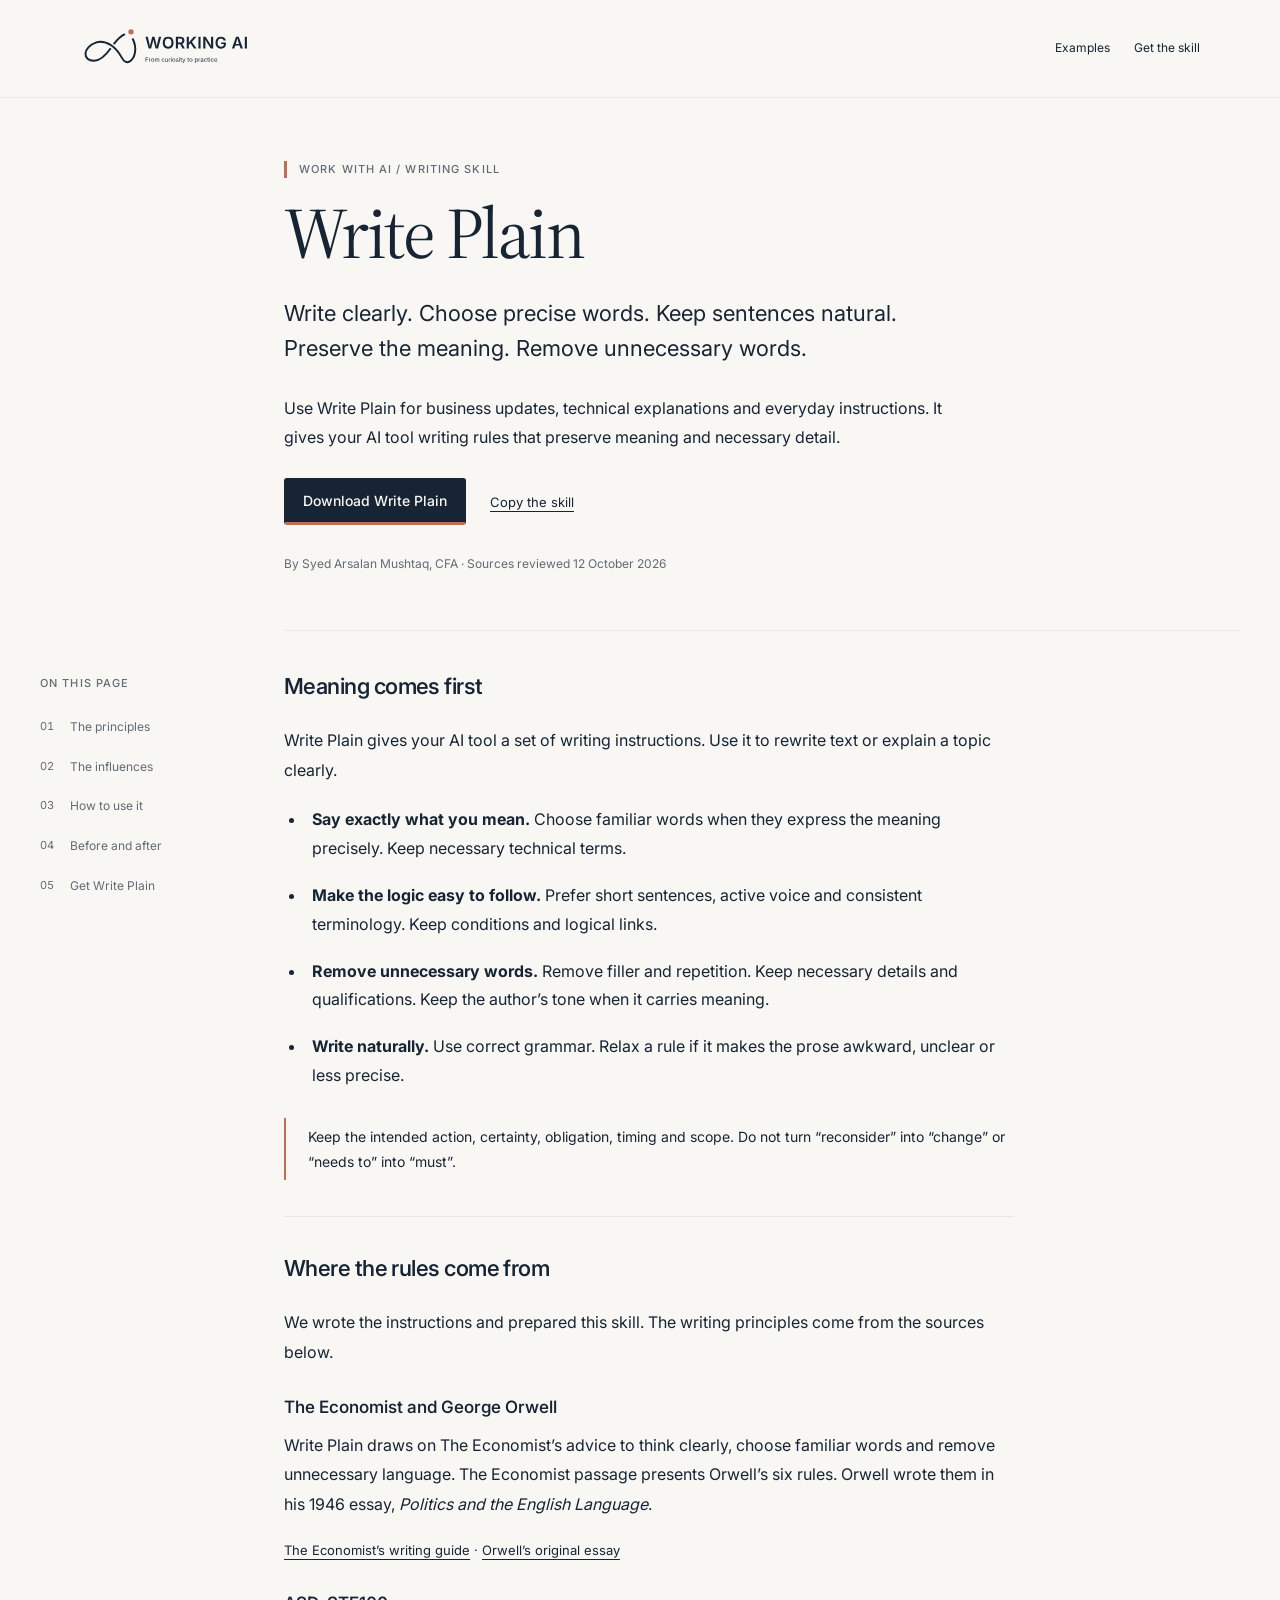
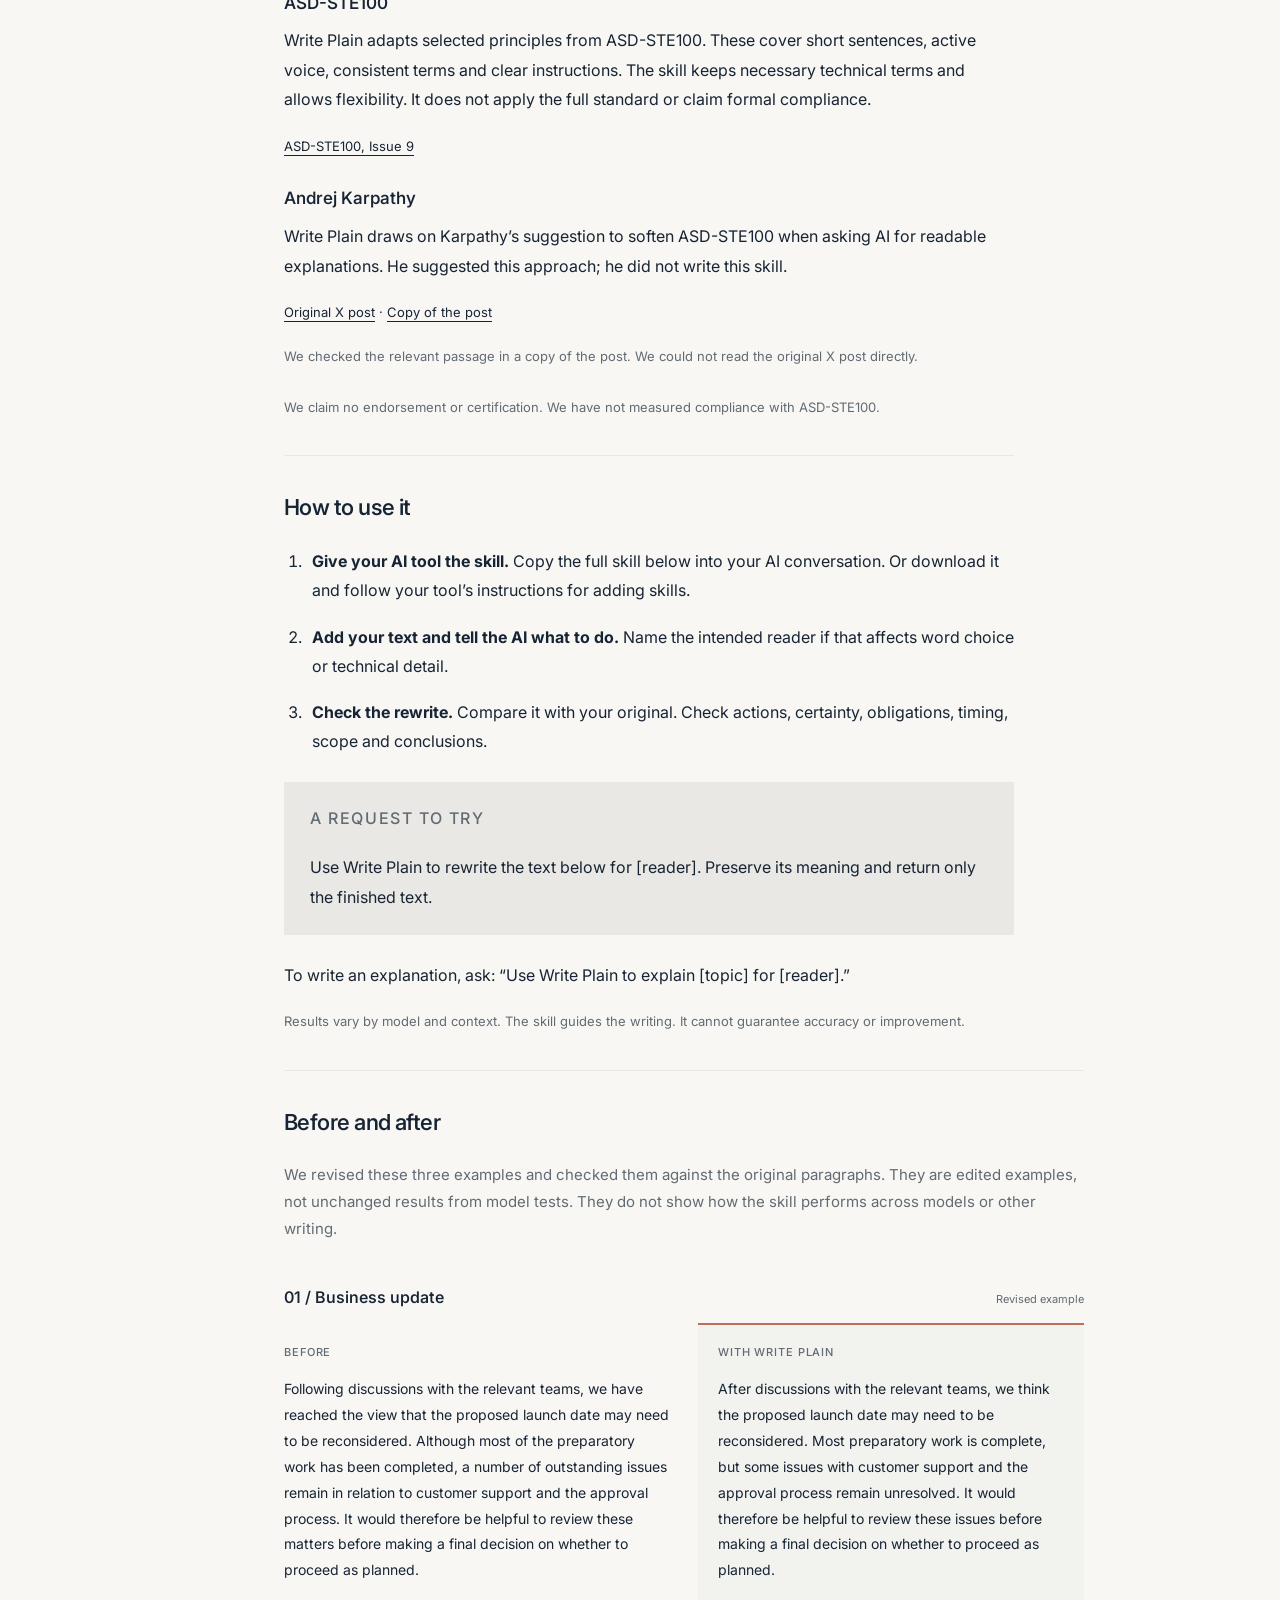
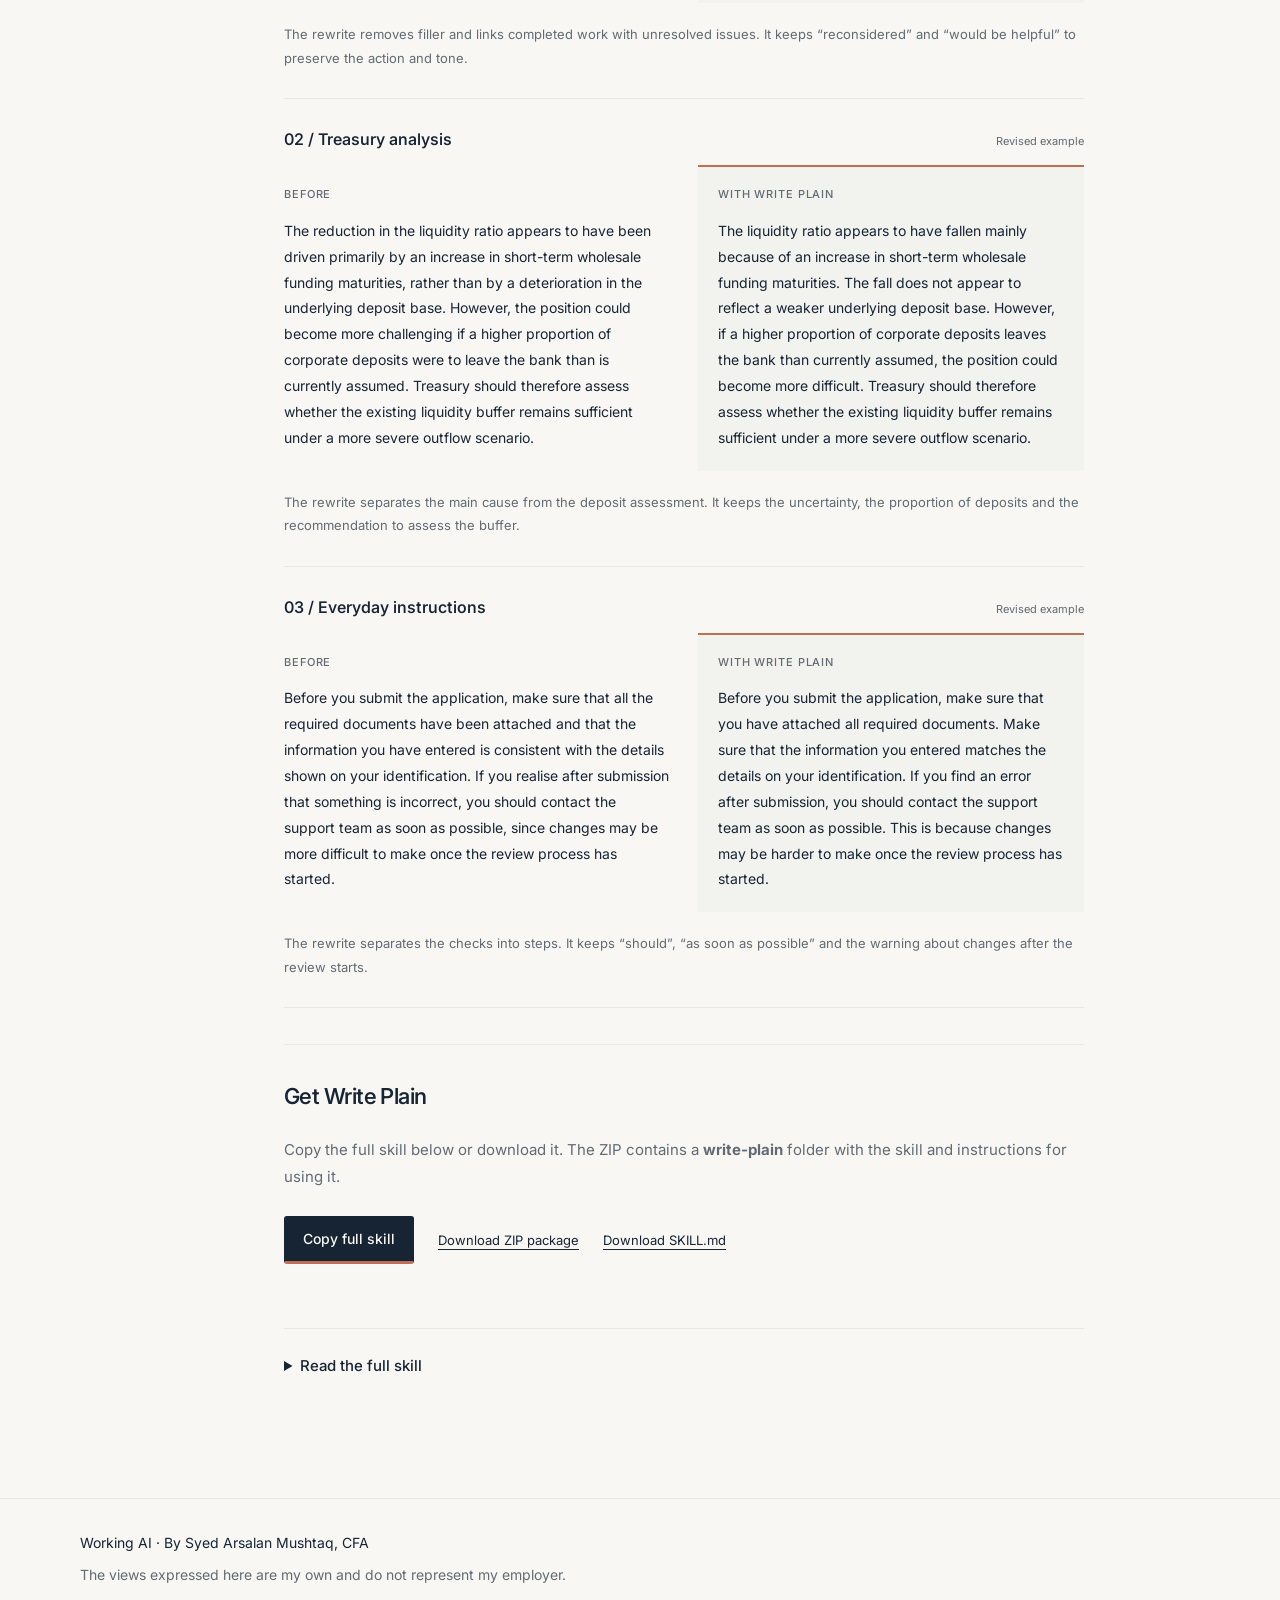
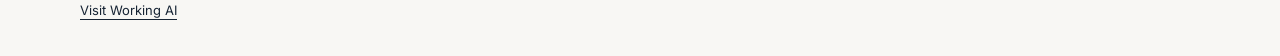
<file: write-plain/index.html>
<!doctype html><html lang="en-GB"><head><meta charset="utf-8"><meta name="viewport" content="width=device-width,initial-scale=1"><title>Write Plain | Working AI</title><link rel="canonical" href="https://workingai.si/write-plain/"><meta name="description" content="A practical writing skill for clear thought, precise words and natural sentences. Preserve meaning before brevity."><link rel="icon" href="../assets/working-ai-favicon-navy.svg"><link rel="stylesheet" href="../assets/write-plain-base.css"><link rel="stylesheet" href="../assets/working-ai-article.css"><link rel="stylesheet" href="../assets/write-plain.css"></head><body><a class="skip" href="#main">Skip to content</a><header class="mast"><div class="wrap"><a href="https://workingai.si/" aria-label="Working AI home"><img src="../assets/working-ai-horizontal-motto-primary.svg" alt="Working AI: From curiosity to practice" width="240" height="62"></a><nav class="nav" aria-label="Main"><a href="#examples">Examples</a><a href="#get-skill">Get the skill</a></nav></div></header><main id="main" class="article-wrap"><div class="article-head"><p class="eyebrow">Work with AI / Writing skill</p><h1>Write Plain</h1><p class="standfirst">Write clearly. Choose precise words. Keep sentences natural.<br>Preserve the meaning. Remove unnecessary words.</p><p class="intro">Use Write Plain for business updates, technical explanations and everyday instructions. It gives your AI tool writing rules that preserve meaning and necessary detail.</p><div class="actions"><a class="button" href="downloads/write-plain.zip" download>Download Write Plain</a><a href="#get-skill">Copy the skill</a></div><p class="small">By Syed Arsalan Mushtaq, CFA · Sources reviewed 12 October 2026</p></div><div class="article-layout"><aside class="contents"><nav aria-label="Page contents"><p class="rail-label">On this page</p><a href="#principles"><span>01</span> The principles</a><a href="#influences"><span>02</span> The influences</a><a href="#use"><span>03</span> How to use it</a><a href="#examples"><span>04</span> Before and after</a><a href="#get-skill"><span>05</span> Get Write Plain</a></nav></aside><div class="article-body"><section class="reading" id="principles"><h2>Meaning comes first</h2><p>Write Plain gives your AI tool a set of writing instructions. Use it to rewrite text or explain a topic clearly.</p><ul class="principles"><li><strong>Say exactly what you mean.</strong> Choose familiar words when they express the meaning precisely. Keep necessary technical terms.</li><li><strong>Make the logic easy to follow.</strong> Prefer short sentences, active voice and consistent terminology. Keep conditions and logical links.</li><li><strong>Remove unnecessary words.</strong> Remove filler and repetition. Keep necessary details and qualifications. Keep the author’s tone when it carries meaning.</li><li><strong>Write naturally.</strong> Use correct grammar. Relax a rule if it makes the prose awkward, unclear or less precise.</li></ul><div class="note">Keep the intended action, certainty, obligation, timing and scope. Do not turn “reconsider” into “change” or “needs to” into “must”.</div></section><section class="reading" id="influences"><h2>Where the rules come from</h2><p>We wrote the instructions and prepared this skill. The writing principles come from the sources below.</p><div class="influence"><h3>The Economist and George Orwell</h3><p>Write Plain draws on The Economist’s advice to think clearly, choose familiar words and remove unnecessary language. The Economist passage presents Orwell’s six rules. Orwell wrote them in his 1946 essay, <em>Politics and the English Language</em>.</p><p class="source"><a href="https://education.economist.com/blog/what-to-read/writing-with-style">The Economist’s writing guide</a> · <a href="https://www.orwellfoundation.com/the-orwell-foundation/orwell/essays-and-other-works/politics-and-the-english-language/">Orwell’s original essay</a></p></div><div class="influence"><h3>ASD-STE100</h3><p>Write Plain adapts selected principles from ASD-STE100. These cover short sentences, active voice, consistent terms and clear instructions. The skill keeps necessary technical terms and allows flexibility. It does not apply the full standard or claim formal compliance.</p><p class="source"><a href="https://www.asd-ste100.org/assets/files/ASD-STE100_ISSUE9.pdf">ASD-STE100, Issue 9</a></p></div><div class="influence"><h3>Andrej Karpathy</h3><p>Write Plain draws on Karpathy’s suggestion to soften ASD-STE100 when asking AI for readable explanations. He suggested this approach; he did not write this skill.</p><p class="source"><a href="https://x.com/karpathy/status/2105819303471976479">Original X post</a> · <a href="https://x.twstalker.com/karpathy/status/2105819303471976479">Copy of the post</a></p><p class="small">We checked the relevant passage in a copy of the post. We could not read the original X post directly.</p></div><p class="small">We claim no endorsement or certification. We have not measured compliance with ASD-STE100.</p></section><section class="reading" id="use"><h2>How to use it</h2><ol class="steps"><li><strong>Give your AI tool the skill.</strong> Copy the full skill below into your AI conversation. Or download it and follow your tool’s instructions for adding skills.</li><li><strong>Add your text and tell the AI what to do.</strong> Name the intended reader if that affects word choice or technical detail.</li><li><strong>Check the rewrite.</strong> Compare it with your original. Check actions, certainty, obligations, timing, scope and conclusions.</li></ol><div class="prompt"><p class="eyebrow">A request to try</p><p>Use Write Plain to rewrite the text below for [reader]. Preserve its meaning and return only the finished text.</p></div><p>To write an explanation, ask: “Use Write Plain to explain [topic] for [reader].”</p><p class="small">Results vary by model and context. The skill guides the writing. It cannot guarantee accuracy or improvement.</p></section><section id="examples"><h2>Before and after</h2><p class="reading-note">We revised these three examples and checked them against the original paragraphs. They are edited examples, not unchanged results from model tests. They do not show how the skill performs across models or other writing.</p><article class="example"><div class="example-title"><h3>01 / Business update</h3><span class="small">Revised example</span></div><div class="pair"><div><h4>Before</h4><p>Following discussions with the relevant teams, we have reached the view that the proposed launch date may need to be reconsidered. Although most of the preparatory work has been completed, a number of outstanding issues remain in relation to customer support and the approval process. It would therefore be helpful to review these matters before making a final decision on whether to proceed as planned.</p></div><div class="after"><h4>With Write Plain</h4><p>After discussions with the relevant teams, we think the proposed launch date may need to be reconsidered. Most preparatory work is complete, but some issues with customer support and the approval process remain unresolved. It would therefore be helpful to review these issues before making a final decision on whether to proceed as planned.</p></div></div><p class="improvement">The rewrite removes filler and links completed work with unresolved issues. It keeps “reconsidered” and “would be helpful” to preserve the action and tone.</p></article><article class="example"><div class="example-title"><h3>02 / Treasury analysis</h3><span class="small">Revised example</span></div><div class="pair"><div><h4>Before</h4><p>The reduction in the liquidity ratio appears to have been driven primarily by an increase in short-term wholesale funding maturities, rather than by a deterioration in the underlying deposit base. However, the position could become more challenging if a higher proportion of corporate deposits were to leave the bank than is currently assumed. Treasury should therefore assess whether the existing liquidity buffer remains sufficient under a more severe outflow scenario.</p></div><div class="after"><h4>With Write Plain</h4><p>The liquidity ratio appears to have fallen mainly because of an increase in short-term wholesale funding maturities. The fall does not appear to reflect a weaker underlying deposit base. However, if a higher proportion of corporate deposits leaves the bank than currently assumed, the position could become more difficult. Treasury should therefore assess whether the existing liquidity buffer remains sufficient under a more severe outflow scenario.</p></div></div><p class="improvement">The rewrite separates the main cause from the deposit assessment. It keeps the uncertainty, the proportion of deposits and the recommendation to assess the buffer.</p></article><article class="example"><div class="example-title"><h3>03 / Everyday instructions</h3><span class="small">Revised example</span></div><div class="pair"><div><h4>Before</h4><p>Before you submit the application, make sure that all the required documents have been attached and that the information you have entered is consistent with the details shown on your identification. If you realise after submission that something is incorrect, you should contact the support team as soon as possible, since changes may be more difficult to make once the review process has started.</p></div><div class="after"><h4>With Write Plain</h4><p>Before you submit the application, make sure that you have attached all required documents. Make sure that the information you entered matches the details on your identification. If you find an error after submission, you should contact the support team as soon as possible. This is because changes may be harder to make once the review process has started.</p></div></div><p class="improvement">The rewrite separates the checks into steps. It keeps “should”, “as soon as possible” and the warning about changes after the review starts.</p></article></section><section id="get-skill"><h2>Get Write Plain</h2><p class="reading-note">Copy the full skill below or download it. The ZIP contains a <strong>write-plain</strong> folder with the skill and instructions for using it.</p><div class="actions"><button class="button" id="copy-skill" type="button">Copy full skill</button><a href="downloads/write-plain.zip" download>Download ZIP package</a><a href="downloads/write-plain/SKILL.md" download="SKILL.md">Download SKILL.md</a></div><p id="copy-status" class="small" role="status" aria-live="polite"></p><details><summary>Read the full skill</summary><textarea id="skill-text" readonly aria-label="Full Write Plain skill" spellcheck="false">---
name: write-plain
description: Rewrite or explain text with clear thought, precise words, natural sentences and no unnecessary language. Preserve meaning before brevity. Use when the user invokes $write-plain or /write-plain, asks for plain English, says &quot;write this plain&quot;, &quot;make this easier to read&quot; or &quot;rewrite this clearly&quot;, or asks for a clear explanation.
---

# Write Plain

Write with clear thought, precise words, natural sentences and no unnecessary language. Preserve meaning before optimising brevity. This is Working AI&#x27;s practical synthesis of writing principles for people who need clear, accurate prose.

The skill adapts selected principles from ASD-STE100 and clear prose guidance. It uses a flexible approach rather than the full controlled vocabulary and rules of the standard. It is not formal ASD-STE100 compliance.

## What to do

Two modes. Pick the one that fits the request.

- **Rewrite**: the user pastes text. Return the same content in this style.
- **Explain**: the user names a topic. Write the explanation in this style from the start.

Before writing, identify the exact point the author wants to make. State that point directly, rather than approaching it through vague or approximate wording.

Return only the finished text. Add no preamble, no list of changes and no closing offer. Keep the user&#x27;s structure (headings, bullets, tables, numbering) unless it is the cause of the problem.

## The rules

1. **Short sentences.** Aim for 20 words or fewer in instructions and 25 or fewer in descriptions. Split a long sentence at its second idea. Go longer only when a split would break the logic.
2. **One idea per sentence, one topic per paragraph.** Keep paragraphs to about six sentences.
3. **Active voice.** Name who or what acts. Use the passive only when the actor is unknown or does not matter.
4. **Instructions use the imperative.** &quot;Check the limit before you approve the trade.&quot;
5. **One word, one meaning.** Pick one term for each thing and keep it. Do not swap in synonyms for variety. Readers treat a new word as a new thing.
6. **Plain verbs.** &quot;Use&quot; not &quot;utilise&quot;, &quot;start&quot; not &quot;commence&quot;, &quot;show&quot; not &quot;demonstrate&quot;. Avoid phrasal verbs when one plain verb exists.
7. **No idioms or figures of speech.** Say the literal thing.
8. **Keep the small words.** Keep &quot;a&quot;, &quot;the&quot; and &quot;that&quot;. Dropping them for brevity makes text harder to parse.
9. **Simple tenses.** Prefer present, past and future. Avoid perfect and progressive forms where a simple form works.
10. **Limit noun stacks.** Three nouns in a row is the practical limit. Break longer chains with &quot;of&quot;, &quot;for&quot; or &quot;in&quot;.
11. **Put the condition first.** &quot;If the ratio falls below the limit, notify ALCO.&quot;
12. **Use &quot;if&quot; and &quot;when&quot; to show logic.** Avoid vague links such as &quot;given that&quot; or &quot;insofar as&quot;.

## Where to soften the standard

Keep these when a rigid application of a style rule would reduce clarity or precision:

- **Technical terms and acronyms** that the reader knows (LCR, HQLA, run-off rate, non-operational deposits). Do not replace precise terms with vague everyday words.
- **A longer sentence** when splitting it would separate a cause from its effect.
- **Words outside the approved STE dictionary** when the plain substitute loses precision.
- **The author&#x27;s tone**, when it carries meaning. Remove flourish, not intent.

## Hard limits

- Preserve the intended action, certainty, obligation, timing and scope, as well as facts, figures, names, dates, quotations and the author&#x27;s conclusion. Preserve logical relationships, conditions, cause, qualifications and meaningful tone. These limits override every style rule and dial.
- Keep distinctions that affect meaning. &quot;May need to be reconsidered&quot; is not &quot;may need to change&quot;. Do not turn &quot;needs to&quot; into &quot;must&quot; without the author&#x27;s authorisation. &quot;Intended to support a decision&quot; does not say that it &quot;supports a decision&quot;. Keep &quot;assess assumptions&quot; when evaluation is intended; do not replace it with a vague &quot;check&quot;.
- Do not strengthen advice into a requirement or turn a possibility, intention or tentative assessment into an established fact. Do not change who acts, when they act, or what the action covers.
- Do not add information the source does not contain.
- If a sentence is ambiguous and a rewrite needs a guess, rewrite it your best way and add one line after the text: &quot;Check: [the sentence], I read it as [your reading].&quot;
- Do not call the result &quot;ASD-STE100 compliant&quot;. It adapts selected principles.
- Use British spelling unless the source uses another. Do not use em dashes. Use a full stop or a colon.

## Dials

If the user says &quot;strict&quot; or &quot;full STE&quot;, tighten to 20 words per sentence in all text, no passive, and replace technical terms only where a standard STE term exists. If the user says &quot;light&quot;, keep the first six rules and relax the rest. Both settings preserve meaning and remain adaptations, not formal compliance.

## Example

**Input:** Deposit behaviour assumptions matter a great deal here, since a small change in the run-off rate applied to non-operational corporate deposits can move the ratio materially.

**Output:** Deposit behaviour assumptions are important here. A small change in the run-off rate for non-operational corporate deposits can change the ratio materially.

**Input:** In practice, treasury teams have to balance the cost of holding these assets against the regulatory floor and their own internal buffers.

**Output:** Treasury teams have to balance the cost of holding these assets against the regulatory minimum and their own internal buffers.

## Clear prose rules

- **Choose the exact word.** Use the word that expresses the intended meaning, not a near synonym. Preserve distinctions in intended action, certainty, obligation, cause, timing and scope.
- **Prefer short, familiar words.** Replace a foreign phrase, scientific term or jargon with everyday English when the meaning stays exact. Keep a necessary technical term and explain it when the reader needs help.
- **Cut surplus words.** Remove repetition, filler and words that add no meaning. Keep articles, logical links, qualifications and necessary details. Brevity must not remove information needed to understand or act.
- **Write naturally.** Prefer words people use in ordinary conversation and words the intended reader knows. A word&#x27;s long-established use in good writing is another useful signal, not a requirement. Do not invent literary examples or reject a precise modern term because it is new.
- **Keep the form clean.** Check grammar, punctuation, sentence construction and consistent formatting. Use a simple, straightforward style.
- **Avoid stock figures of speech.** The existing preference for literal language applies. Remove familiar metaphors, similes and clichés unless preserving an exact quotation.
- **Use judgement.** Relax a style rule when following it would make the writing awkward, unclear or inaccurate. This exception never permits changed facts, invented detail or a changed conclusion.

## Final review

Read the finished text once before returning it. Compare it with the source. Check that the intended action, certainty, obligation, timing, scope and logical relationships remain the same. Check that it says exactly what is intended, uses precise words, includes necessary detail, and contains no surplus wording or grammar errors. For a questionable word, ask whether it is short, used in ordinary speech, widely understood by the reader, and established in good prose. Treat these as guides, not four mandatory tests. Return the finished text without showing this review.

## Influences and attribution

This is Working AI&#x27;s original implementation and packaging of a practical synthesis. The underlying writing principles belong to their respective sources.

- **The Economist and George Orwell:** draws on The Economist&#x27;s guidance on clarity of thought and expression, including its presentation of Orwell&#x27;s six rules. The six rules originate in Orwell&#x27;s 1946 essay, *Politics and the English Language*. Sources: [The Economist&#x27;s guide](https://education.economist.com/blog/what-to-read/writing-with-style) and [Orwell&#x27;s essay](https://www.orwellfoundation.com/the-orwell-foundation/orwell/essays-and-other-works/politics-and-the-english-language/).
- **ASD-STE100:** adapts selected principles on sentence length, active voice, consistent vocabulary and clear instructions. Necessary technical terminology is retained. The standard also permits technical nouns and technical verbs. Source: [ASD-STE100, Issue 9](https://www.asd-ste100.org/assets/files/ASD-STE100_ISSUE9.pdf). This skill does not apply the full standard or claim measured compliance.
- **Andrej Karpathy:** draws on his suggestion to soften ASD-STE100 when prompting AI for readable explanations. Source: [original post](https://x.com/karpathy/status/2105819303471976479), with the relevant passage read through a [mirrored copy](https://x.twstalker.com/karpathy/status/2105819303471976479) because direct access to X was unavailable. This credits the prompting idea, not authorship of STE or this skill.

No endorsement or certification is claimed.
</textarea></details><noscript><p>Select and copy the skill from “Read the full skill”, or use either download link.</p></noscript></section></div></div></main><footer class="foot"><div class="wrap"><p>Working AI · By Syed Arsalan Mushtaq, CFA</p><p class="small">The views expressed here are my own and do not represent my employer.</p><a href="https://workingai.si/">Visit Working AI</a></div></footer><script src="../assets/write-plain.js" defer></script></body></html>
</file>
<file: home.css>
@font-face{font-family:Inter;src:url('/assets/fonts/Inter-Variable.ttf') format('truetype');font-weight:100 900;font-style:normal;font-display:swap}
@font-face{font-family:'Source Serif 4';src:url('/assets/fonts/SourceSerif4-Variable.ttf') format('truetype');font-weight:200 900;font-style:normal;font-display:swap}
:root{--ivory:#F8F7F4;--navy:#172434;--slate:#667888;--secondary:#626B73;--line:#D8D9D6;--sans:'Inter',Arial,sans-serif;--serif:'Source Serif 4',Georgia,serif}
*,*::before,*::after{box-sizing:border-box}
html{-webkit-text-size-adjust:100%}
body{margin:0;background:var(--ivory);color:var(--navy);font:400 18px/1.6 var(--sans);-webkit-font-smoothing:antialiased}
h1,h2,p{margin:0}
a{color:inherit;text-decoration:none}
img{display:block;max-width:100%}
a:focus-visible{outline:2px solid var(--navy);outline-offset:3px}
.band a:focus-visible{outline-color:var(--ivory)}
.skip{position:absolute;left:16px;top:-80px;z-index:10;padding:10px 16px;border-radius:4px;background:var(--navy);color:var(--ivory);font-size:16px;font-weight:500}
.skip:focus{top:16px}
.wrap{width:100%;max-width:1296px;margin-inline:auto;padding-inline:clamp(20px,4vw,48px)}
.wordmark{display:block;font-weight:600;font-size:clamp(1.5rem,1.2rem + 1vw,2rem);letter-spacing:.02em;line-height:1.15}
.byline{margin-top:4px;font-size:11px;line-height:1.45;color:var(--secondary)}

.mast .wrap{padding-top:32px;padding-bottom:16px;display:flex;flex-wrap:wrap;align-items:flex-start;justify-content:space-between;gap:16px 32px}
.nav{display:flex;gap:32px}
.nav a{display:inline-flex;align-items:center;min-height:44px;font-size:16px;font-weight:500;line-height:1.4}

.hero .wrap{padding-top:clamp(48px,6vw,64px);padding-bottom:clamp(64px,8vw,96px)}
.hero-row{display:flex;flex-wrap:wrap;align-items:flex-start;gap:40px 64px}
.hero-l{flex:1 1 440px;min-width:0}
.hero-r{flex:0 1 460px;min-width:0;padding-top:clamp(0px,1.2vw,16px)}
.h1{max-width:760px;font-family:var(--serif);font-weight:400;font-size:clamp(2.25rem,1.5rem + 3vw,4rem);line-height:1.05;text-wrap:balance}
.lead{max-width:600px}
.lead2{max-width:600px;margin-top:16px}
.btnrow{margin-top:32px}
.btn{display:inline-flex;align-items:center;gap:8px;min-height:44px;padding:12px 20px;border:1px solid var(--navy);border-radius:4px;font-size:16px;font-weight:500;line-height:1.4}
.btn-navy{background:var(--navy);color:var(--ivory)}
.btn-ivory{background:var(--ivory);color:var(--navy);border-color:var(--ivory)}

.band{background:var(--navy);color:var(--ivory)}
.band .wrap{padding-block:clamp(64px,8vw,96px);display:flex;flex-wrap:wrap;align-items:flex-start;gap:40px 64px}
.band-l{flex:1 1 440px;min-width:0}
.g-meta{font-size:14px;line-height:1.45}
.g-title{margin-top:12px;max-width:640px;font-weight:600;font-size:clamp(2rem,1.6rem + 1.5vw,2.5rem);line-height:1.15}
.g-desc{max-width:600px}
.band-r{flex:0 1 460px;min-width:0}
@media (min-width:1060px){.band-r{padding-top:32px}}

.sec-title{font-weight:600;font-size:clamp(2rem,1.6rem + 1.5vw,2.5rem);line-height:1.15}
.about .wrap{padding-block:clamp(64px,8vw,96px)}
.about-row{display:flex;flex-wrap:wrap;gap:32px 64px}
.about-t{flex:0 1 340px}
.about-c{flex:1 1 400px;min-width:0;max-width:680px}
.about-c p+p{margin-top:16px}

.foot{border-top:1px solid var(--slate)}
.foot .wrap{padding-block:clamp(40px,5vw,56px)}
.author{display:inline-flex;align-items:center;gap:16px;max-width:100%;padding:20px;border:1px solid var(--line);border-radius:12px}
.ph{flex:none;width:56px;height:56px;border-radius:50%;object-fit:cover}
.author-t{min-width:0}
.a-name{font-weight:600;font-size:18px;line-height:1.3}
.a-link{display:inline-flex;align-items:center;gap:6px;margin-top:4px;font-size:16px;line-height:1.4}
.a-link span{text-decoration:underline;text-underline-offset:.18em}
.disc{max-width:680px;margin-top:16px;font-size:14px;line-height:1.45;color:var(--secondary)}

.brand-logo-motto{width:240px;height:auto;max-width:100%}.wordmark{padding:8px 0}.byline{margin-top:8px}
@media(max-width:600px){body{font-size:17px}.hero-r{padding-top:0}.mast .wrap{padding-top:24px}.hero .wrap{padding-top:40px}.nav{gap:24px}.nav a{min-height:44px}}

/* Approved navy guide strip — 9 October 2026 */
.home-guides{background:#172434;color:#F8F7F4;padding:32px 0 22px}.home-guides .section-label{font-size:12px;line-height:1.5;text-transform:uppercase;letter-spacing:.12em;font-weight:500;margin:0 0 18px}.home-guides .guide-row{display:grid;grid-template-columns:1fr 1fr;gap:64px;padding:25px 0;border-top:1px solid #667888}.home-guides .meta{font-size:11px;line-height:1.6;margin:0 0 12px;color:#F8F7F4;opacity:.8}.home-guides h3{font-size:25px;font-weight:500;line-height:1.35;letter-spacing:-.025em;max-width:470px;margin:0}.home-guides .guide-copy p{font-size:14px;line-height:1.85}.home-guides .read-link{display:inline-flex;gap:16px;font-size:12px;text-decoration:underline;text-underline-offset:5px;margin-top:18px}.home-guides a:focus-visible{outline-color:#F8F7F4}@media(max-width:700px){.home-guides .guide-row{grid-template-columns:1fr;gap:18px;padding:26px 0}.home-guides h3{font-size:24px}}

/* Subtle Working AI terracotta accents */
.home-guides .section-label{display:flex;align-items:center;gap:12px}.home-guides .section-label::before{content:"";display:block;width:22px;height:2px;background:#BD7056;flex:none}.home-guides .read-link span{color:#BD7056;display:inline-block;font-size:16px;line-height:1.5}.hero .btn-navy{border-bottom:3px solid #BD7056}.home-guides .read-link:hover{text-decoration-thickness:2px}.home-guides .read-link:hover span{transform:translate(1px,-1px)}@media(prefers-reduced-motion:reduce){.home-guides .read-link:hover span{transform:none}}

/* Editorial hero: introduction and a purposeful right-hand method rail. */
.hero-editorial .wrap{padding-top:48px;padding-bottom:56px}.hero-editorial .hero-row{display:grid;grid-template-columns:minmax(0,1.35fr) minmax(0,1fr);gap:80px;align-items:center}.hero-editorial .hero-l{min-width:0}.hero-editorial .h1{font-size:clamp(38px,4.5vw,54px);line-height:1.1;max-width:640px}.hero-editorial .lead{font-size:16px;line-height:1.8;max-width:600px;margin-top:24px}.hero-editorial .lead2{font-size:13px;line-height:1.8;color:#626B73;max-width:550px;margin-top:14px}.hero-editorial .btnrow{margin-top:24px}.hero-editorial .btn{font-size:13px;padding:11px 16px}.hero-method{border-top:1px solid #E9E8E4;border-bottom:1px solid #E9E8E4}.method-row{display:grid;grid-template-columns:24px minmax(0,1fr);gap:16px;padding:26px 0}.method-row+.method-row{border-top:1px solid #E9E8E4}.method-number{font-size:11px;font-variant-numeric:tabular-nums;line-height:2.5;color:#626B73}.method-number::before{content:"";display:block;width:18px;height:2px;background:#BD7056;margin:8px 0 10px}.method-row h2{font-size:21px;line-height:1.4;letter-spacing:-.025em;font-weight:500;margin:0 0 8px}.method-row p{font-size:14px;line-height:1.8;max-width:360px;color:#626B73}.method-row a{display:inline-flex;gap:12px;font-size:12px;line-height:1.7;margin-top:14px;text-decoration:underline;text-underline-offset:4px}.method-row a span{color:#BD7056;font-size:16px}@media(max-width:900px){.hero-editorial .hero-row{gap:40px;grid-template-columns:1.3fr 1fr}.hero-editorial .h1{font-size:44px}}@media(max-width:700px){.hero-editorial .hero-row{grid-template-columns:1fr;gap:32px}.hero-editorial .wrap{padding-top:32px;padding-bottom:36px}.hero-editorial .h1{font-size:38px;max-width:560px}.hero-editorial .lead{font-size:15px;margin-top:20px}.method-row{padding:20px 0}.method-row p{max-width:none}.method-row h2{font-size:20px}}

/* Personal purpose replaces the three editorial-theme headings. */
.hero-purpose{border-top:2px solid #BD7056;padding:28px 0 24px;border-bottom:1px solid #E9E8E4}.purpose-author{display:flex;align-items:center;gap:16px;margin-bottom:28px}.purpose-author img{width:64px;height:64px;object-fit:cover;border-radius:50%}.hero-purpose .purpose-name{font-size:13px;font-weight:550;line-height:1.6;color:#172434;margin:0}.hero-purpose .purpose-role{font-size:11px;line-height:1.7;margin:3px 0 0;color:#626B73}.hero-purpose h2{font-family:'Source Serif 4',Georgia,serif;font-size:30px;font-weight:400;line-height:1.25;letter-spacing:-.02em;margin:0 0 20px}.hero-purpose>p{font-size:15px;line-height:1.9;margin:0 0 18px;color:#172434}.hero-purpose>p.purpose-close{font-size:13px;color:#626B73;margin-bottom:0;line-height:1.9}.hero-editorial .hero-row{align-items:center}@media(max-width:700px){.hero-purpose{padding-top:24px}.purpose-author{margin-bottom:24px}.hero-purpose h2{font-size:28px}.hero-purpose>p{font-size:15px}}
</file>
<file: assets/working-ai-article.css>
html{scroll-behavior:smooth}body{--paper:#F8F7F4;--ink:#172434;--muted:#626B73;--rule:#E9E8E4;--accent:#BD7056}.article-wrap{max-width:1200px;margin:auto;padding:52px 40px 96px}.article-head{margin-left:272px;padding:0 0 44px;border-bottom:1px solid var(--rule)}.eyebrow,.rail-label,.article-meta dt{font-size:11px;line-height:1.5;letter-spacing:.1em;text-transform:uppercase;font-weight:500;color:var(--muted)}h1{font-family:Inter,Arial,sans-serif;font-size:clamp(32px,3.5vw,44px);font-weight:500;line-height:1.14;letter-spacing:-.04em;max-width:720px;margin:18px 0}.standfirst{font-size:18px;line-height:1.65;max-width:730px;margin-bottom:28px}.article-meta{display:grid;grid-template-columns:1.2fr 1fr 1fr;gap:24px;margin:0}.article-meta dt{margin-bottom:8px}.article-meta dd{font-size:13px;line-height:1.7;margin:0}.article-layout{display:grid;grid-template-columns:220px minmax(0,1fr);gap:52px;padding-top:40px}.contents{align-self:start;position:sticky;top:32px;padding-top:4px}.contents nav{display:flex;flex-direction:column;gap:6px}.rail-label{margin:0 0 12px}.article-wrap .contents a{text-decoration:none;display:flex;gap:12px;font-size:12px;line-height:1.65;color:var(--muted);padding:7px 0;transition:color .15s}.contents a span{font-variant-numeric:tabular-nums;color:var(--muted);font-size:11px;min-width:18px}.article-wrap .contents a[aria-current="location"]{color:var(--ink);font-weight:600}.contents a[aria-current="location"] span{color:var(--accent)}.reading-progress{margin:26px 0 28px;max-width:180px}.progress-track{height:2px;background:var(--rule)}#progress-fill{display:block;width:0;height:100%;background:var(--accent)}.reading-progress p{font-size:11px;color:var(--muted);margin:10px 0}.article-wrap .contents .back-home{font-size:11px;border-top:1px solid var(--rule);max-width:180px;padding-top:16px}.article-body{min-width:0;max-width:760px}.reading{max-width:710px}.reading p{font-size:16px;line-height:1.85;margin:0 0 20px}.article-body>section{padding-top:36px;margin-top:36px;border-top:1px solid var(--rule)}.article-wrap h2{font-size:22px;line-height:1.4;font-weight:550;letter-spacing:-.025em;margin:0 0 24px}.article-wrap a{color:var(--ink);text-decoration:underline;text-underline-offset:4px}.rank-grid{display:grid;grid-template-columns:1fr 1fr;gap:32px;margin:0 0 28px}.rank-panel{padding:0;background:none;border:0}.rank-panel .eyebrow{margin-top:0}.rank-panel h3{font-size:15px;font-weight:400;color:var(--muted);margin:10px 0 20px}.rank-panel ol{list-style:none;padding:0;counter-reset:bank;margin:0 0 18px}.rank-panel li{counter-increment:bank;display:flex;align-items:baseline;gap:14px;border-top:1px solid var(--rule);padding:13px 0;line-height:1.5;font-size:15px}.rank-panel li:before{content:'0' counter(bank);font-size:12px;font-weight:400;color:var(--accent);font-variant-numeric:tabular-nums}.rank-panel strong{font-weight:550}.rank-panel a,.small{font-size:12px;line-height:1.75}.small{color:var(--muted)}.rank-panel .small{min-height:64px;margin:0 0 12px}.table-scroll{overflow:auto;margin:26px 0 14px}table{width:100%;border-collapse:collapse;font-size:13px;line-height:1.65}caption{text-align:left;font-size:11px;letter-spacing:.02em;color:var(--muted);margin-bottom:12px}th,td{text-align:left;padding:14px 10px;border-bottom:1px solid var(--rule)}thead{background:var(--rule);color:var(--ink);font-size:12px}tbody th{font-weight:550}thead th:nth-last-child(-n+2),td:nth-last-child(-n+2){text-align:right;white-space:nowrap;font-variant-numeric:tabular-nums}.note{padding:6px 0 6px 22px;border-left:2px solid var(--accent);background:none;margin:28px 0 0;line-height:1.8;font-size:14px}.note strong{font-weight:550}.note p{margin:8px 0 0}.article-wrap a:focus-visible{outline:2px solid var(--ink);outline-offset:4px}section{scroll-margin-top:32px}.mast{border-bottom:1px solid var(--rule)}.mast .wrap{padding-top:24px;padding-bottom:24px}.mast img{width:190px;height:auto}.mast .byline{display:none}.mast .nav a{font-size:12px}.foot .wrap{max-width:1200px}@media(max-width:1000px){.article-wrap{padding:40px 28px 80px}.article-head{margin-left:222px}.article-layout{grid-template-columns:182px minmax(0,1fr);gap:40px}.article-meta{gap:16px}.rank-grid{gap:24px}.rank-panel li{font-size:14px;gap:9px}}@media(max-width:760px){.article-wrap{padding:32px 22px 56px}.article-head{margin-left:0;padding-bottom:28px}h1{font-size:34px}.standfirst{font-size:17px}.article-meta{grid-template-columns:1fr 1fr;gap:20px}.article-meta>div:last-child{grid-column:1/-1}.article-meta>div:last-child dd br{display:none}.article-meta>div:last-child dd{display:flex;gap:14px}.article-layout{display:block;padding-top:24px}.contents{position:static;margin:0 0 28px;padding:0 0 24px;border-bottom:1px solid var(--rule)}.contents nav{display:grid;grid-template-columns:1fr 1fr;gap:2px 18px}.rail-label{grid-column:1/-1;margin-bottom:8px}.contents a{font-size:11px!important}.reading-progress,.article-wrap .contents .back-home{display:none}.article-body>section{margin-top:28px;padding-top:28px}.article-wrap h2{font-size:21px}.reading p{font-size:15px;line-height:1.85}.rank-grid{grid-template-columns:1fr;gap:30px}.rank-panel .small{min-height:0}.rank-panel li{font-size:16px}.table-scroll{overflow-x:auto}table{min-width:500px}.mast .wrap{gap:20px}.mast .nav{gap:14px}.mast img{width:176px}.article-meta dd{font-size:12px}}@media(prefers-reduced-motion:reduce){html{scroll-behavior:auto}.contents a{transition:none}}
/* Dense reference articles use the same reading shell. */
.article-body .section-head{display:block;margin:0 0 24px}.article-body .section-head p{font-size:14px;color:var(--muted);line-height:1.8;margin:14px 0 0}.article-body .meta,.article-body .num{display:block;font-size:11px;color:var(--muted);line-height:1.7;margin-bottom:14px}.article-body .section-number{display:none}.article-body .recommendation-copy{display:block}.article-body .secondary{color:var(--muted)}.article-body .accent,.article-body .slate{color:var(--ink)}.article-body .winner-table{min-width:610px}.article-body .winner-table p{font-size:13px;line-height:1.6;margin:6px 0}.article-body .score{font-size:17px!important;font-weight:550}.article-body .setting,.article-body .metric{font-size:11px;color:var(--muted)}.article-body .winner-dot{display:none}.article-body .guide-grid,.article-body .checks{display:block}.article-body .entry,.article-body .check{padding:24px 0;border-top:1px solid var(--rule)}.article-body .entry:first-child,.article-body .check:first-child{border-top:0;padding-top:0}.article-body h3{font-size:17px;line-height:1.5;font-weight:550;margin:0 0 14px}.article-body .entry p,.article-body .check p{font-size:15px;line-height:1.85}.article-body .entry .meta{margin-bottom:8px}.article-body .entry>a{font-size:13px}.article-body .sources{display:flex;flex-direction:column;gap:14px}.article-body .sources a{font-size:14px}.article-body .reading-note{font-weight:400;font-size:15px;color:var(--muted)}.article-body .note h3{margin-top:0}.article-body .note p{font-size:14px;line-height:1.8}.article-body .recommendation h2{font-size:24px}.article-body th{vertical-align:top}.article-body td{vertical-align:top}.article-body td p{margin-bottom:8px}.article-meta dd span{white-space:normal}

.models-guide .article-body table{min-width:650px;table-layout:fixed}.models-guide .article-body td,.models-guide .article-body th{text-align:left;white-space:normal}.models-guide #tasks th:first-child{width:26%}.models-guide #tasks th:nth-child(2){width:27%}.models-guide .winner-table th:first-child{width:37%}.models-guide .winner-table th:nth-child(2){width:31%}.models-guide .winner-table td:last-child,.models-guide .winner-table th:last-child{text-align:right}
</file>
<file: assets/write-plain-base.css>
@font-face{font-family:Inter;src:url('fonts/Inter-Variable.ttf') format('truetype');font-weight:100 900;font-display:swap}@font-face{font-family:'Source Serif 4';src:url('fonts/SourceSerif4-Variable.ttf') format('truetype');font-weight:200 900;font-display:swap}:root{--paper:#F8F7F4;--ink:#172434;--muted:#626B73;--rule:#E9E8E4;--accent:#BD7056}*{box-sizing:border-box}body{margin:0;background:var(--paper);color:var(--ink);font:400 17px/1.7 Inter,Arial,sans-serif}a{color:inherit;text-underline-offset:4px}img{display:block;max-width:100%}.wrap{max-width:1200px;margin:auto;padding:24px 40px}.mast .wrap{display:flex;align-items:center;justify-content:space-between;gap:20px}.nav{display:flex;gap:24px}.nav a{font-size:13px;text-decoration:none;padding:10px 0}.skip{position:absolute;top:-80px;left:20px;padding:12px;background:var(--ink);color:var(--paper);z-index:3}.skip:focus{top:12px}a:focus-visible,button:focus-visible,summary:focus-visible,textarea:focus-visible{outline:2px solid var(--ink);outline-offset:4px}.foot{border-top:1px solid var(--rule)}.foot p{margin:0 0 8px}.foot a{font-size:13px}@media(max-width:760px){.wrap{padding:24px 22px}.nav{gap:16px}}
</file>
<file: assets/write-plain.css>
.article-head h1{font-family:'Source Serif 4',Georgia,serif;font-size:clamp(48px,6vw,72px);font-weight:400;letter-spacing:-.035em;margin:14px 0 22px}.article-head .intro{max-width:660px;font-size:16px;line-height:1.8}.article-head .standfirst{font-size:22px;line-height:1.6}.article-head .eyebrow{border-left:3px solid var(--accent);padding-left:12px}.article-head>.small{margin-top:28px}.article-body>section:first-child{border-top:0;margin-top:0;padding-top:0}.article-body{max-width:800px}.article-wrap{max-width:1280px}.article-layout{grid-template-columns:180px minmax(0,1fr);gap:64px}.article-head{margin-left:244px}.reading{max-width:730px}.actions{display:flex;align-items:center;gap:18px 24px;flex-wrap:wrap;margin:26px 0 12px}.button,.article-wrap .button{display:inline-flex;align-items:center;justify-content:center;min-height:46px;background:var(--ink);color:var(--paper);border:1px solid var(--ink);border-bottom:3px solid var(--accent);border-radius:3px;padding:12px 18px;text-decoration:none;font:500 14px/1.4 Inter,sans-serif;cursor:pointer}.actions>a:not(.button){font-size:13px}.principles,.steps{padding-left:22px}.principles li,.steps li{padding-left:6px;margin-bottom:18px;font-size:16px;line-height:1.8}.influence{margin:28px 0}.influence h3{margin-bottom:10px}.reading .source{font-size:13px;line-height:1.8}.reading .small{font-size:13px;line-height:1.8}.prompt{background:var(--rule);padding:22px 26px;margin:26px 0}.prompt p:last-child{margin-bottom:0}.example{padding:28px 0;border-bottom:1px solid var(--rule)}.example-title{display:flex;justify-content:space-between;align-items:baseline;gap:16px}.example-title h3{font-size:16px}.example-title .small{font-size:11px;flex-shrink:0}.pair{display:grid;grid-template-columns:1fr 1fr;gap:28px}.pair h4{font-size:11px;text-transform:uppercase;letter-spacing:.08em;margin:0 0 14px;color:var(--muted);font-weight:500}.pair p{font-size:14px;line-height:1.85;margin:0}.pair>div{padding:20px 0}.pair .after{border-top:2px solid var(--accent);padding:18px 20px 20px;background:#E9E8E466}.improvement{font-size:13px;line-height:1.8;color:var(--muted);margin:20px 0 0}.reading-note{font-size:15px;line-height:1.8}.article-wrap details{margin-top:26px;border-top:1px solid var(--rule);padding:16px 0}.article-wrap summary{cursor:pointer;font-size:15px;font-weight:500;padding:8px 0}.article-wrap textarea{display:block;width:100%;height:500px;resize:vertical;padding:18px;margin-top:16px;background:var(--paper);color:var(--ink);border:1px solid #626B73;font:13px/1.7 monospace;white-space:pre-wrap;overflow-wrap:anywhere}.article-wrap #copy-status{min-height:24px;margin:14px 0}.foot .wrap{padding-block:32px}.foot p{font-size:14px}@media(max-width:1000px){.article-layout{gap:32px;grid-template-columns:160px minmax(0,1fr)}.article-head{margin-left:192px}.pair{gap:20px}.pair .after{padding-inline:16px}}@media(max-width:760px){.article-head{margin-left:0}.article-layout{display:block}.article-head .standfirst{font-size:20px}.article-head h1{font-size:50px}.pair{grid-template-columns:1fr;gap:8px}.pair p{font-size:15px}.example-title{flex-wrap:wrap;gap:0;margin-bottom:8px}.example-title h3{margin-bottom:8px}.contents nav{gap:4px 18px}.example-title .small{margin-bottom:12px}.pair>div{padding:14px 0}.actions{gap:18px}.mast img{width:174px}.reading .small{font-size:13px}.principles li,.steps li{font-size:15px}}
</file>
